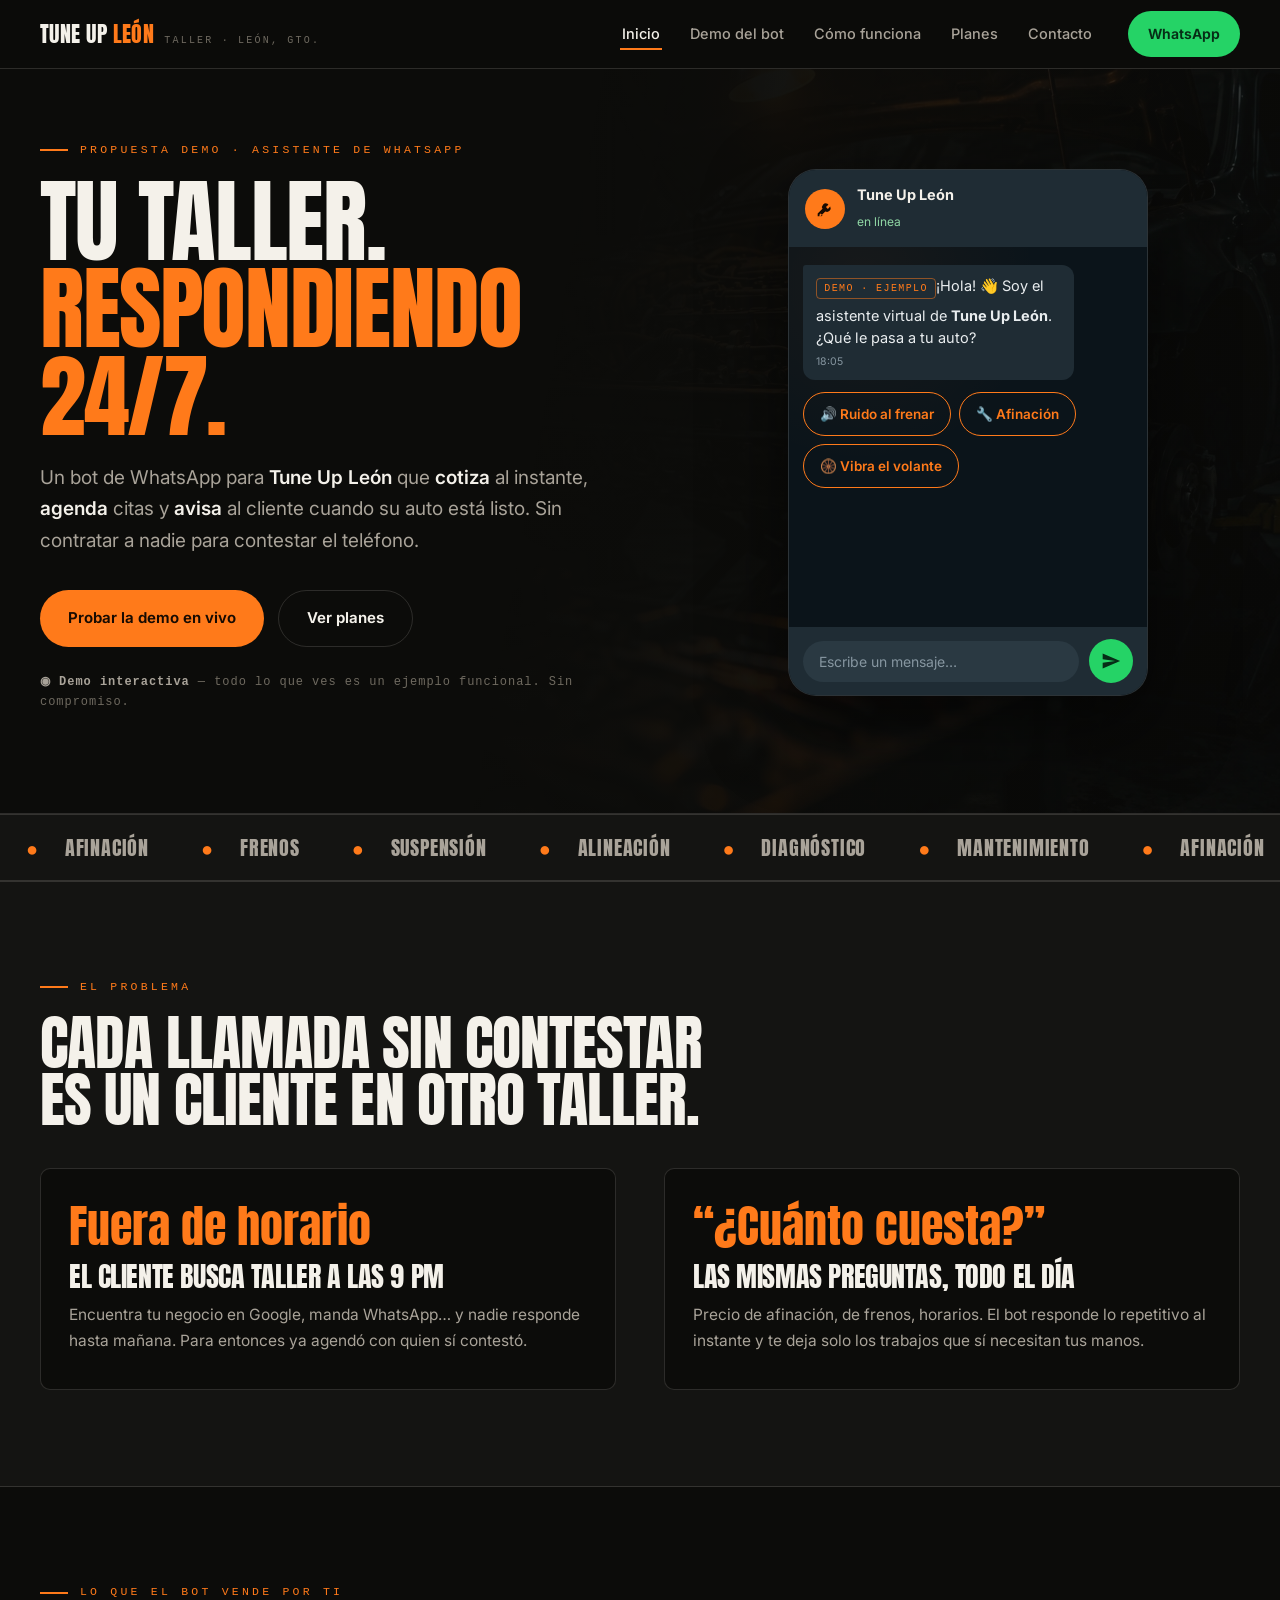
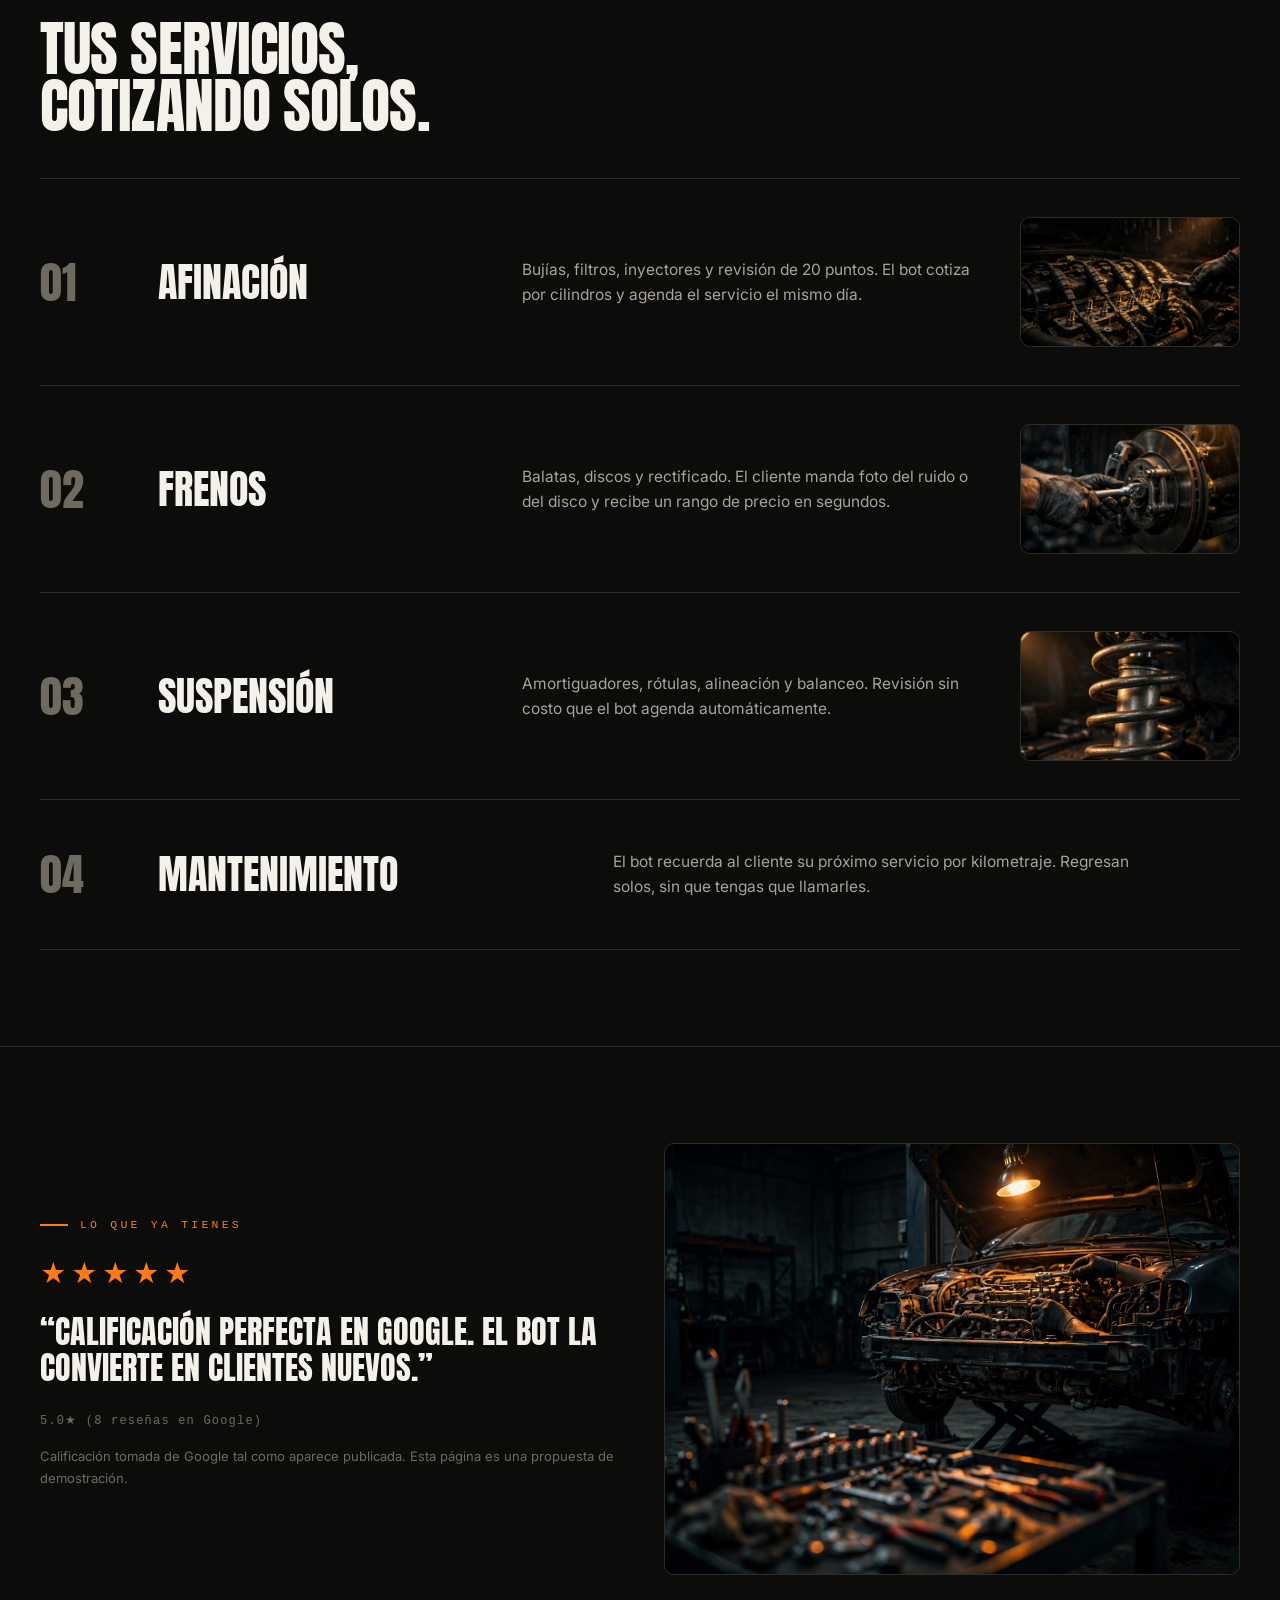
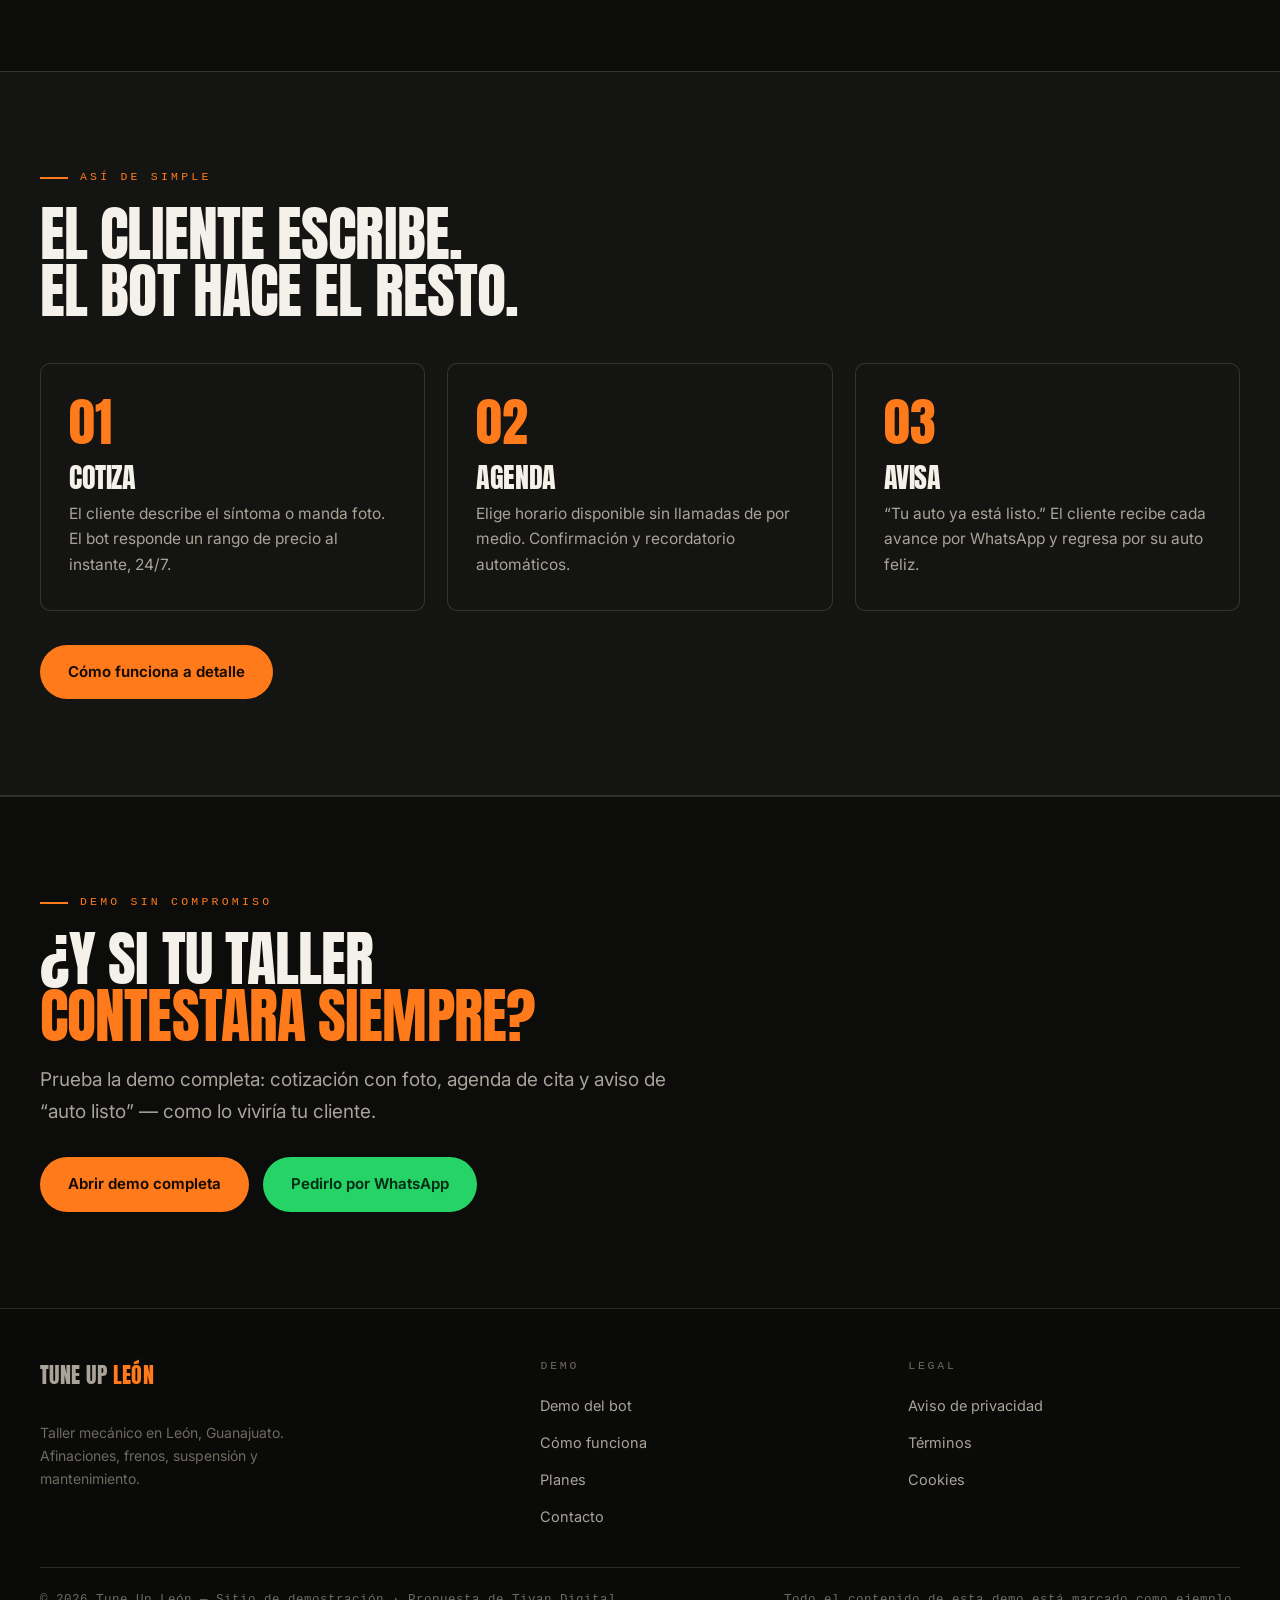
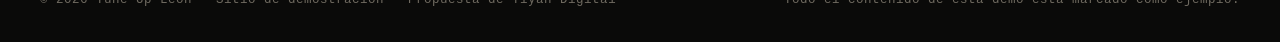
<file: index.html>
<!DOCTYPE html>
<html lang="es-MX">
<head>
<meta charset="UTF-8">
<meta name="viewport" content="width=device-width, initial-scale=1.0">
<title>Tune Up León — Bot de WhatsApp que cotiza, agenda y avisa | Demo</title>
<meta name="description" content="Demo interactiva: un asistente de WhatsApp para Tune Up León, taller mecánico en León, Gto. Cotiza, agenda citas y avisa cuando el auto está listo — 24/7.">
<meta property="og:title" content="Tune Up León — Bot de WhatsApp para tu taller">
<meta property="og:description" content="Pruébalo: cotiza, agenda y recibe el aviso de “auto listo” como lo haría tu cliente.">
<meta property="og:type" content="website">
<link rel="icon" href="data:image/svg+xml,<svg xmlns='http://www.w3.org/2000/svg' viewBox='0 0 32 32'><rect width='32' height='32' rx='7' fill='%23ff7a1a'/><text x='16' y='23' font-family='Arial Black' font-size='18' text-anchor='middle' fill='%23170b02'>T</text></svg>">
<link rel="preconnect" href="https://fonts.googleapis.com">
<link rel="preconnect" href="https://fonts.gstatic.com" crossorigin>
<link href="https://fonts.googleapis.com/css2?family=Anton&family=Inter:wght@400;500;600;700&display=swap" rel="stylesheet">
<link rel="stylesheet" href="css/style.css">
<script type="application/ld+json">
{"@context":"https://schema.org","@type":"AutoRepair","name":"Tune Up León",
"telephone":"+52 477 730 5690",
"address":{"@type":"PostalAddress","streetAddress":"Calz. de los Héroes 120 A, La Martinica","addressLocality":"León","addressRegion":"Guanajuato","addressCountry":"MX"},
"aggregateRating":{"@type":"AggregateRating","ratingValue":"5.0","reviewCount":"8"}}
</script>
</head>
<body>
<a class="skip" href="#main">Saltar al contenido</a>
<header class="site">
  <div class="wrap nav">
    <a class="brand" href="index.html" aria-label="Tune Up León — inicio">
      <span class="brand-mark">Tune Up <em>León</em></span>
      <span class="brand-sub">TALLER · LEÓN, GTO.</span>
    </a>
    <nav aria-label="Principal">
      <ul class="nav-links" id="navLinks">
        <li><a href="index.html" aria-current="page">Inicio</a></li>
        <li><a href="bot.html">Demo del bot</a></li>
        <li><a href="como-funciona.html">Cómo funciona</a></li>
        <li><a href="planes.html">Planes</a></li>
        <li><a href="contacto.html">Contacto</a></li>
      </ul>
    </nav>
    <a class="btn btn-wa btn-sm" data-wa="Hola, vi la demo del bot para mi taller y quiero más información." href="#" target="_blank" rel="noopener">WhatsApp</a>
    <button class="burger" aria-label="Abrir menú" aria-expanded="false" aria-controls="navLinks">☰</button>
  </div>
</header>

<main id="main">
  <!-- HÉROE -->
  <section class="hero">
    <div class="wrap hero-grid">
      <div>
        <p class="eyebrow rv">Propuesta demo · Asistente de WhatsApp</p>
        <h1 class="rv">Tu taller.<br><span class="hl">Respondiendo 24/7.</span></h1>
        <p class="lede rv" style="margin-top:22px">Un bot de WhatsApp para <strong data-brand></strong> que <strong>cotiza</strong> al instante, <strong>agenda</strong> citas y <strong>avisa</strong> al cliente cuando su auto está listo. Sin contratar a nadie para contestar el teléfono.</p>
        <div class="hero-cta rv">
          <a class="btn" href="bot.html">Probar la demo en vivo</a>
          <a class="btn btn-ghost" href="planes.html">Ver planes</a>
        </div>
        <p class="hero-note rv"><b>◉ Demo interactiva</b> — todo lo que ves es un ejemplo funcional. Sin compromiso.</p>
      </div>
      <div class="rv">
        <div class="phone" id="chat-compact" role="region" aria-label="Demostración del bot de WhatsApp">
          <div class="phone-head">
            <span class="avatar" aria-hidden="true"><svg viewBox="0 0 24 24" fill="currentColor"><path d="M14.7 6.3a4 4 0 0 0-5.4 5.4L4 17v3h3l5.3-5.3a4 4 0 0 0 5.4-5.4l-2.6 2.6-2.1-2.1 2.7-2.5zM6 18l1.2-1.2 2.1 2.1L8 20H6v-2z"/></svg></span>
            <div class="who"><strong data-brand></strong><small>en línea</small></div>
          </div>
          <div class="chat" aria-live="polite"></div>
          <form class="chat-foot" onsubmit="return false">
            <input type="text" placeholder="Escribe un mensaje…" aria-label="Escribe un mensaje" disabled>
            <button class="send" type="submit" aria-label="Enviar"><svg viewBox="0 0 24 24"><path d="M2 21l21-9L2 3v7l15 2-15 2v7z"/></svg></button>
          </form>
        </div>
      </div>
    </div>
  </section>

  <!-- MARQUEE -->
  <div class="marquee" aria-hidden="true">
    <div class="marquee-track">
      <span><i>●</i>Afinación</span><span><i>●</i>Frenos</span><span><i>●</i>Suspensión</span><span><i>●</i>Alineación</span><span><i>●</i>Diagnóstico</span><span><i>●</i>Mantenimiento</span>
      <span><i>●</i>Afinación</span><span><i>●</i>Frenos</span><span><i>●</i>Suspensión</span><span><i>●</i>Alineación</span><span><i>●</i>Diagnóstico</span><span><i>●</i>Mantenimiento</span>
    </div>
  </div>

  <!-- EL PROBLEMA -->
  <section class="problema">
    <div class="wrap">
      <p class="eyebrow rv">El problema</p>
      <h2 class="rv">Cada llamada sin contestar<br>es un cliente en otro taller.</h2>
      <div class="prob-grid">
        <div class="prob-card rv">
          <p class="big">Fuera de horario</p>
          <h3>El cliente busca taller a las 9 PM</h3>
          <p>Encuentra tu negocio en Google, manda WhatsApp… y nadie responde hasta mañana. Para entonces ya agendó con quien sí contestó.</p>
        </div>
        <div class="prob-card rv">
          <p class="big">“¿Cuánto cuesta?”</p>
          <h3>Las mismas preguntas, todo el día</h3>
          <p>Precio de afinación, de frenos, horarios. El bot responde lo repetitivo al instante y te deja solo los trabajos que sí necesitan tus manos.</p>
        </div>
      </div>
    </div>
  </section>

  <!-- SERVICIOS -->
  <section>
    <div class="wrap">
      <p class="eyebrow rv">Lo que el bot vende por ti</p>
      <h2 class="rv">Tus servicios,<br>cotizando solos.</h2>
      <div class="svc" style="margin-top:44px">
        <a class="svc-row rv" href="bot.html">
          <span class="svc-num">01</span>
          <span class="svc-name">Afinación</span>
          <p class="svc-desc">Bujías, filtros, inyectores y revisión de 20 puntos. El bot cotiza por cilindros y agenda el servicio el mismo día.</p>
          <img class="svc-img" src="assets/servicio-motor.jpg" alt="Afinación de motor" loading="lazy">
        </a>
        <a class="svc-row rv" href="bot.html">
          <span class="svc-num">02</span>
          <span class="svc-name">Frenos</span>
          <p class="svc-desc">Balatas, discos y rectificado. El cliente manda foto del ruido o del disco y recibe un rango de precio en segundos.</p>
          <img class="svc-img" src="assets/servicio-frenos.jpg" alt="Servicio de frenos" loading="lazy">
        </a>
        <a class="svc-row rv" href="bot.html">
          <span class="svc-num">03</span>
          <span class="svc-name">Suspensión</span>
          <p class="svc-desc">Amortiguadores, rótulas, alineación y balanceo. Revisión sin costo que el bot agenda automáticamente.</p>
          <img class="svc-img" src="assets/servicio-suspension.jpg" alt="Suspensión y amortiguadores" loading="lazy">
        </a>
        <div class="svc-row rv" style="cursor:default">
          <span class="svc-num">04</span>
          <span class="svc-name">Mantenimiento</span>
          <p class="svc-desc">El bot recuerda al cliente su próximo servicio por kilometraje. Regresan solos, sin que tengas que llamarles.</p>
        </div>
      </div>
    </div>
  </section>

  <!-- PRUEBA HONESTA -->
  <section style="border-top:1px solid var(--line)">
    <div class="wrap proof">
      <div class="rv">
        <p class="eyebrow">Lo que ya tienes</p>
        <div class="stars" aria-label="5 de 5 estrellas">★★★★★</div>
        <blockquote>“Calificación perfecta en Google. El bot la convierte en clientes nuevos.”</blockquote>
        <cite data-rating></cite>
        <p style="color:var(--faint);font-size:13px;margin-top:14px">Calificación tomada de Google tal como aparece publicada. Esta página es una propuesta de demostración.</p>
      </div>
      <div class="proof-img rv">
        <img src="assets/hero-taller.jpg" alt="Bahía de trabajo de un taller mecánico" loading="lazy">
      </div>
    </div>
  </section>

  <!-- CÓMO FUNCIONA (resumen) -->
  <section class="problema">
    <div class="wrap">
      <p class="eyebrow rv">Así de simple</p>
      <h2 class="rv">El cliente escribe.<br>El bot hace el resto.</h2>
      <div class="steps">
        <div class="step rv"><h3>Cotiza</h3><p>El cliente describe el síntoma o manda foto. El bot responde un rango de precio al instante, 24/7.</p></div>
        <div class="step rv"><h3>Agenda</h3><p>Elige horario disponible sin llamadas de por medio. Confirmación y recordatorio automáticos.</p></div>
        <div class="step rv"><h3>Avisa</h3><p>“Tu auto ya está listo.” El cliente recibe cada avance por WhatsApp y regresa por su auto feliz.</p></div>
      </div>
      <div class="hero-cta rv">
        <a class="btn" href="como-funciona.html">Cómo funciona a detalle</a>
      </div>
    </div>
  </section>

  <!-- CTA FINAL -->
  <section class="final">
    <div class="wrap">
      <p class="eyebrow rv">Demo sin compromiso</p>
      <h2 class="rv">¿Y si tu taller<br><span class="hl">contestara siempre?</span></h2>
      <p class="lede rv" style="margin-top:20px">Prueba la demo completa: cotización con foto, agenda de cita y aviso de “auto listo” — como lo viviría tu cliente.</p>
      <div class="hero-cta rv">
        <a class="btn" href="bot.html">Abrir demo completa</a>
        <a class="btn btn-wa" data-wa="Hola, vi la demo del bot para mi taller y quiero una cotización del sistema." href="#" target="_blank" rel="noopener">Pedirlo por WhatsApp</a>
      </div>
    </div>
  </section>
</main>

<footer>
  <div class="wrap">
    <div class="foot-grid">
      <div>
        <a class="brand" href="index.html" style="margin-bottom:14px;display:inline-flex">
          <span class="brand-mark">Tune Up <em>León</em></span>
        </a>
        <p style="color:var(--faint);font-size:14px;max-width:34ch">Taller mecánico en León, Guanajuato. Afinaciones, frenos, suspensión y mantenimiento.</p>
      </div>
      <div>
        <h4>Demo</h4>
        <ul>
          <li><a href="bot.html">Demo del bot</a></li>
          <li><a href="como-funciona.html">Cómo funciona</a></li>
          <li><a href="planes.html">Planes</a></li>
          <li><a href="contacto.html">Contacto</a></li>
        </ul>
      </div>
      <div>
        <h4>Legal</h4>
        <ul>
          <li><a href="privacidad.html">Aviso de privacidad</a></li>
          <li><a href="terminos.html">Términos</a></li>
          <li><a href="cookies.html">Cookies</a></li>
        </ul>
      </div>
    </div>
    <div class="foot-note">
      <span>© <span id="year"></span> <span data-brand></span> — Sitio de demostración · Propuesta de Tiyan Digital</span>
      <span>Todo el contenido de esta demo está marcado como ejemplo.</span>
    </div>
  </div>
</footer>
<script src="js/site.js"></script>
</body>
</html>
</file>
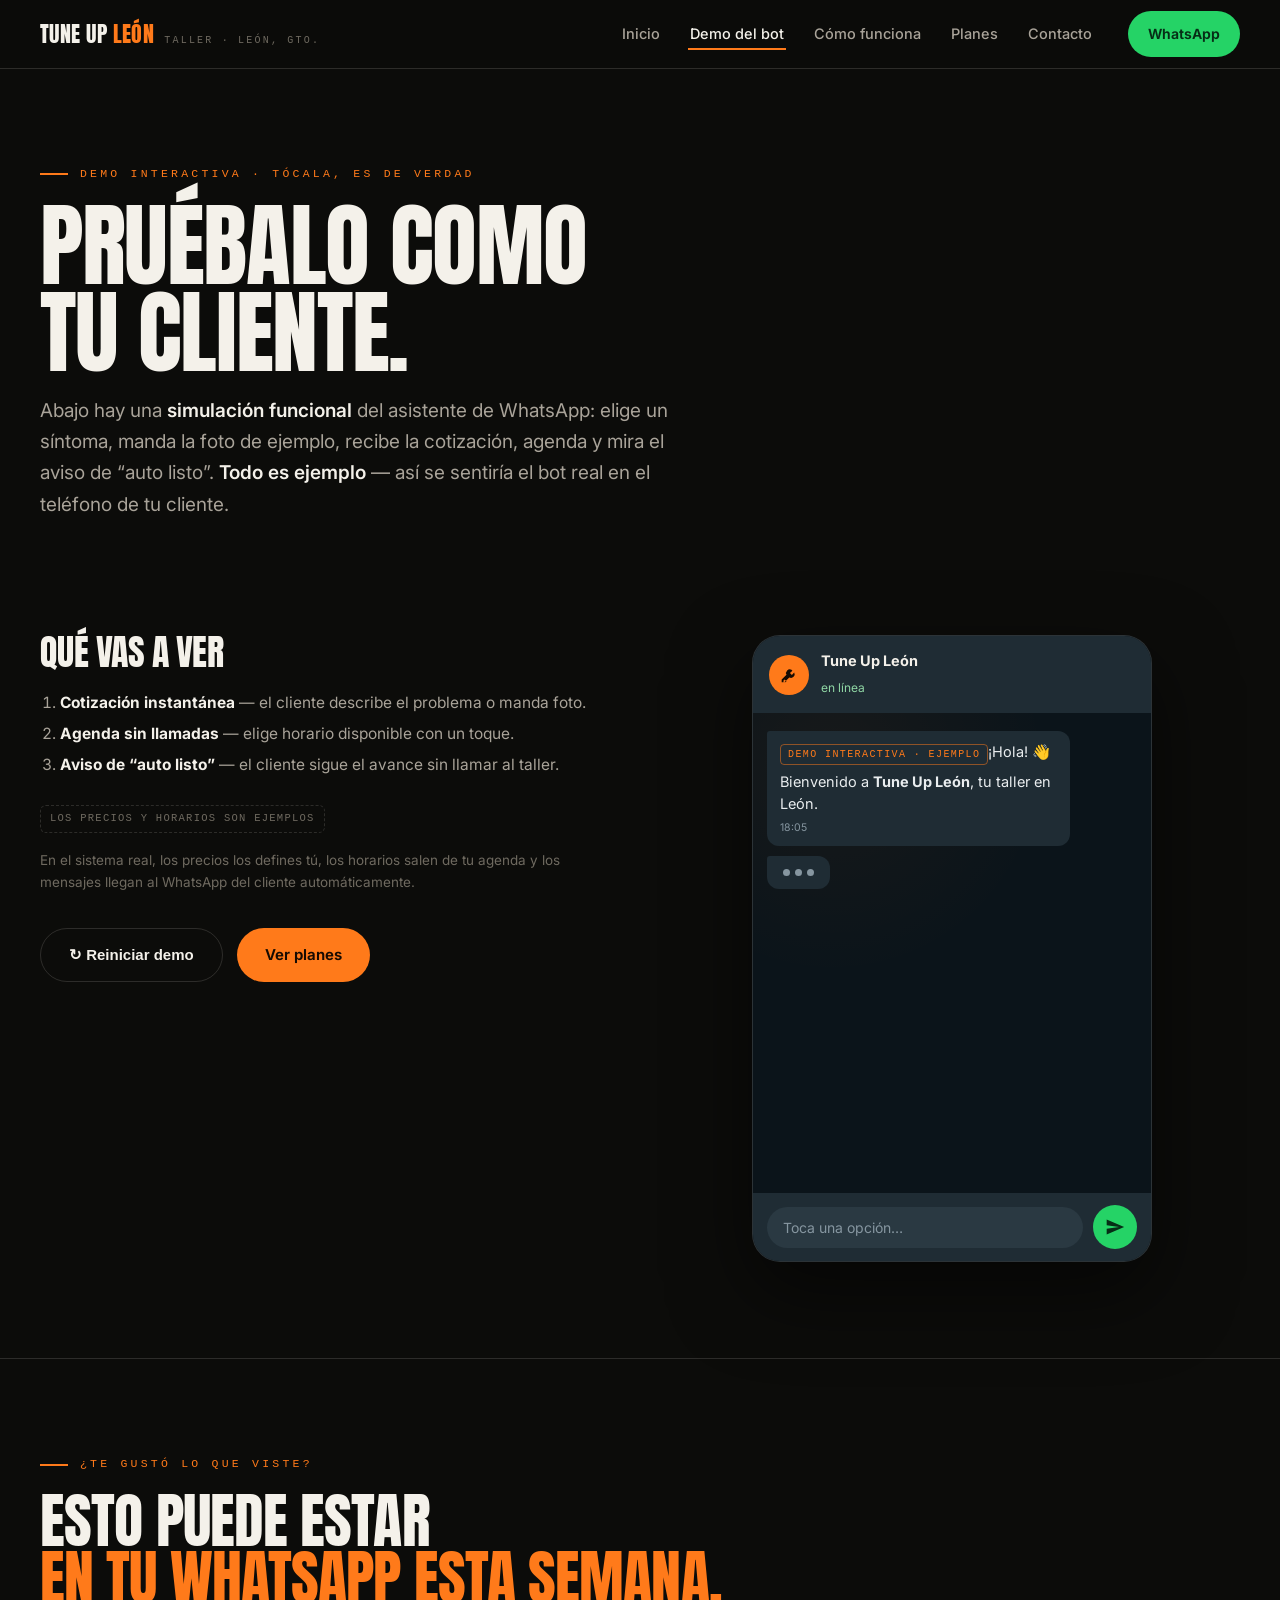
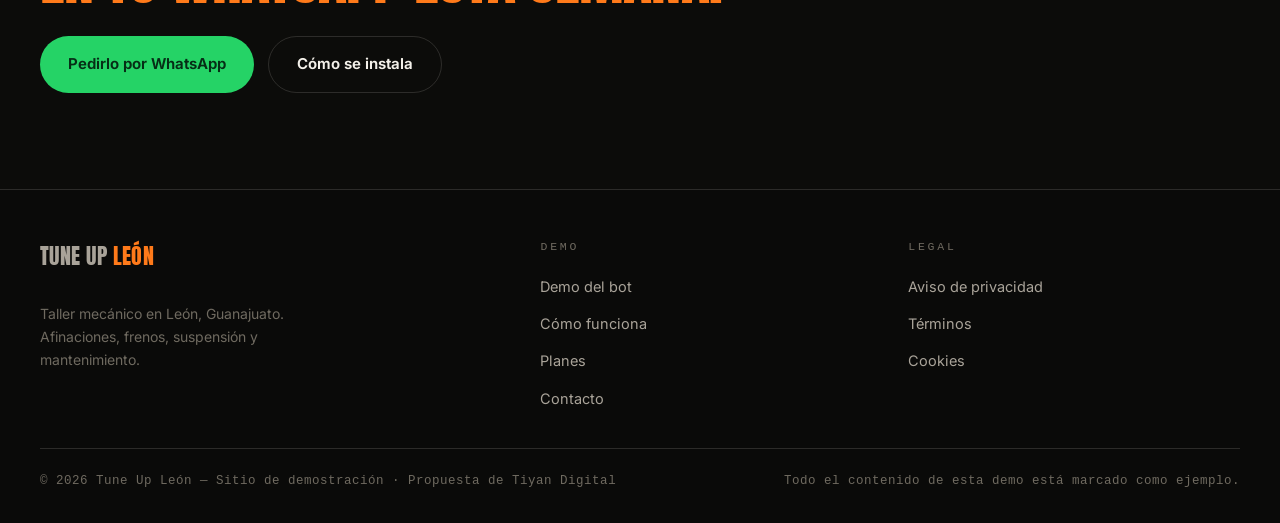
<file: bot.html>
<!DOCTYPE html>
<html lang="es-MX">
<head>
<meta charset="UTF-8">
<meta name="viewport" content="width=device-width, initial-scale=1.0">
<title>Demo en vivo del bot — Tune Up León</title>
<meta name="description" content="Prueba la demo interactiva del asistente de WhatsApp para Tune Up León: cotización con foto, agenda de cita y aviso de auto listo.">
<meta property="og:title" content="Demo en vivo — Bot de WhatsApp para Tune Up León">
<link rel="icon" href="data:image/svg+xml,<svg xmlns='http://www.w3.org/2000/svg' viewBox='0 0 32 32'><rect width='32' height='32' rx='7' fill='%23ff7a1a'/><text x='16' y='23' font-family='Arial Black' font-size='18' text-anchor='middle' fill='%23170b02'>T</text></svg>">
<link rel="preconnect" href="https://fonts.googleapis.com">
<link rel="preconnect" href="https://fonts.gstatic.com" crossorigin>
<link href="https://fonts.googleapis.com/css2?family=Anton&family=Inter:wght@400;500;600;700&display=swap" rel="stylesheet">
<link rel="stylesheet" href="css/style.css">
</head>
<body>
<a class="skip" href="#main">Saltar al contenido</a>
<header class="site">
  <div class="wrap nav">
    <a class="brand" href="index.html" aria-label="Tune Up León — inicio">
      <span class="brand-mark">Tune Up <em>León</em></span>
      <span class="brand-sub">TALLER · LEÓN, GTO.</span>
    </a>
    <nav aria-label="Principal">
      <ul class="nav-links" id="navLinks">
        <li><a href="index.html">Inicio</a></li>
        <li><a href="bot.html" aria-current="page">Demo del bot</a></li>
        <li><a href="como-funciona.html">Cómo funciona</a></li>
        <li><a href="planes.html">Planes</a></li>
        <li><a href="contacto.html">Contacto</a></li>
      </ul>
    </nav>
    <a class="btn btn-wa btn-sm" data-wa="Hola, vi la demo del bot para mi taller y quiero más información." href="#" target="_blank" rel="noopener">WhatsApp</a>
    <button class="burger" aria-label="Abrir menú" aria-expanded="false" aria-controls="navLinks">☰</button>
  </div>
</header>

<main id="main">
  <section style="padding-bottom:0">
    <div class="wrap">
      <p class="eyebrow rv">Demo interactiva · Tócala, es de verdad</p>
      <h1 class="rv">Pruébalo como<br>tu cliente.</h1>
      <p class="lede rv" style="margin-top:18px">Abajo hay una <strong>simulación funcional</strong> del asistente de WhatsApp: elige un síntoma, manda la foto de ejemplo, recibe la cotización, agenda y mira el aviso de “auto listo”. <strong>Todo es ejemplo</strong> — así se sentiría el bot real en el teléfono de tu cliente.</p>
    </div>
  </section>

  <section>
    <div class="wrap bot-layout">
      <div class="rv">
        <h2 style="font-size:clamp(24px,3vw,36px);margin-bottom:18px">Qué vas a ver</h2>
        <ol style="color:var(--muted);font-size:15.5px;line-height:2; padding-left:20px;margin:0">
          <li><strong style="color:var(--ink)">Cotización instantánea</strong> — el cliente describe el problema o manda foto.</li>
          <li><strong style="color:var(--ink)">Agenda sin llamadas</strong> — elige horario disponible con un toque.</li>
          <li><strong style="color:var(--ink)">Aviso de “auto listo”</strong> — el cliente sigue el avance sin llamar al taller.</li>
        </ol>
        <p style="margin-top:22px"><span class="ejemplo">Los precios y horarios son ejemplos</span></p>
        <p style="color:var(--faint);font-size:13.5px">En el sistema real, los precios los defines tú, los horarios salen de tu agenda y los mensajes llegan al WhatsApp del cliente automáticamente.</p>
        <div class="hero-cta">
          <button class="btn btn-ghost" id="reiniciar" type="button">↻ Reiniciar demo</button>
          <a class="btn" href="planes.html">Ver planes</a>
        </div>
      </div>
      <div class="rv">
        <div class="phone" id="chat-full" role="region" aria-label="Demostración completa del bot de WhatsApp" style="width:min(400px,100%)">
          <div class="phone-head">
            <span class="avatar" aria-hidden="true"><svg viewBox="0 0 24 24" fill="currentColor"><path d="M14.7 6.3a4 4 0 0 0-5.4 5.4L4 17v3h3l5.3-5.3a4 4 0 0 0 5.4-5.4l-2.6 2.6-2.1-2.1 2.7-2.5zM6 18l1.2-1.2 2.1 2.1L8 20H6v-2z"/></svg></span>
            <div class="who"><strong data-brand></strong><small>en línea</small></div>
          </div>
          <div class="chat" style="min-height:480px;max-height:560px" aria-live="polite"></div>
          <form class="chat-foot" onsubmit="return false">
            <input type="text" placeholder="Toca una opción…" aria-label="Escribe un mensaje" disabled>
            <button class="send" type="submit" aria-label="Enviar"><svg viewBox="0 0 24 24"><path d="M2 21l21-9L2 3v7l15 2-15 2v7z"/></svg></button>
          </form>
        </div>
      </div>
    </div>
  </section>

  <section class="final">
    <div class="wrap">
      <p class="eyebrow rv">¿Te gustó lo que viste?</p>
      <h2 class="rv">Esto puede estar<br><span class="hl">en tu WhatsApp esta semana.</span></h2>
      <div class="hero-cta rv">
        <a class="btn btn-wa" data-wa="Hola, probé la demo del bot y quiero cotizarlo para mi taller." href="#" target="_blank" rel="noopener">Pedirlo por WhatsApp</a>
        <a class="btn btn-ghost" href="como-funciona.html">Cómo se instala</a>
      </div>
    </div>
  </section>
</main>

<footer>
  <div class="wrap">
    <div class="foot-grid">
      <div>
        <a class="brand" href="index.html" style="margin-bottom:14px;display:inline-flex">
          <span class="brand-mark">Tune Up <em>León</em></span>
        </a>
        <p style="color:var(--faint);font-size:14px;max-width:34ch">Taller mecánico en León, Guanajuato. Afinaciones, frenos, suspensión y mantenimiento.</p>
      </div>
      <div>
        <h4>Demo</h4>
        <ul>
          <li><a href="bot.html">Demo del bot</a></li>
          <li><a href="como-funciona.html">Cómo funciona</a></li>
          <li><a href="planes.html">Planes</a></li>
          <li><a href="contacto.html">Contacto</a></li>
        </ul>
      </div>
      <div>
        <h4>Legal</h4>
        <ul>
          <li><a href="privacidad.html">Aviso de privacidad</a></li>
          <li><a href="terminos.html">Términos</a></li>
          <li><a href="cookies.html">Cookies</a></li>
        </ul>
      </div>
    </div>
    <div class="foot-note">
      <span>© <span id="year"></span> <span data-brand></span> — Sitio de demostración · Propuesta de Tiyan Digital</span>
      <span>Todo el contenido de esta demo está marcado como ejemplo.</span>
    </div>
  </div>
</footer>
<script src="js/site.js"></script>
</body>
</html>
</file>
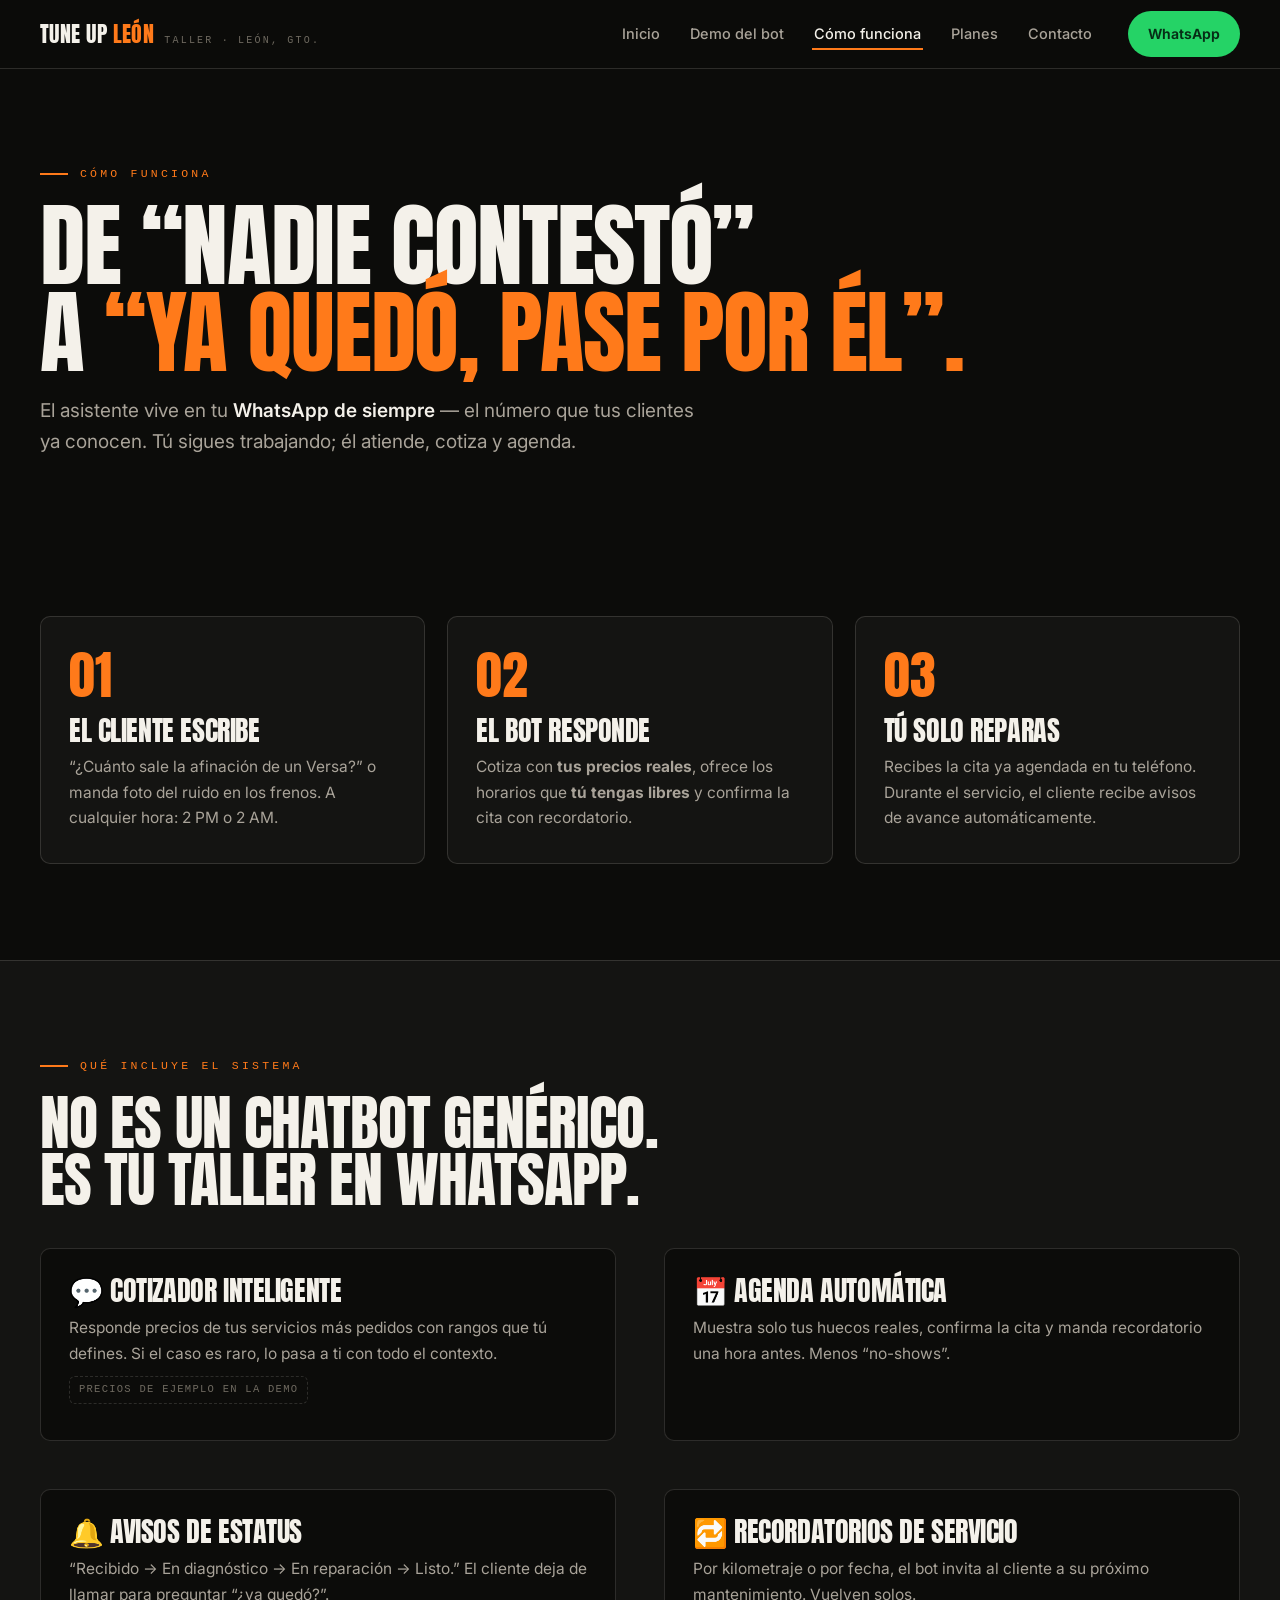
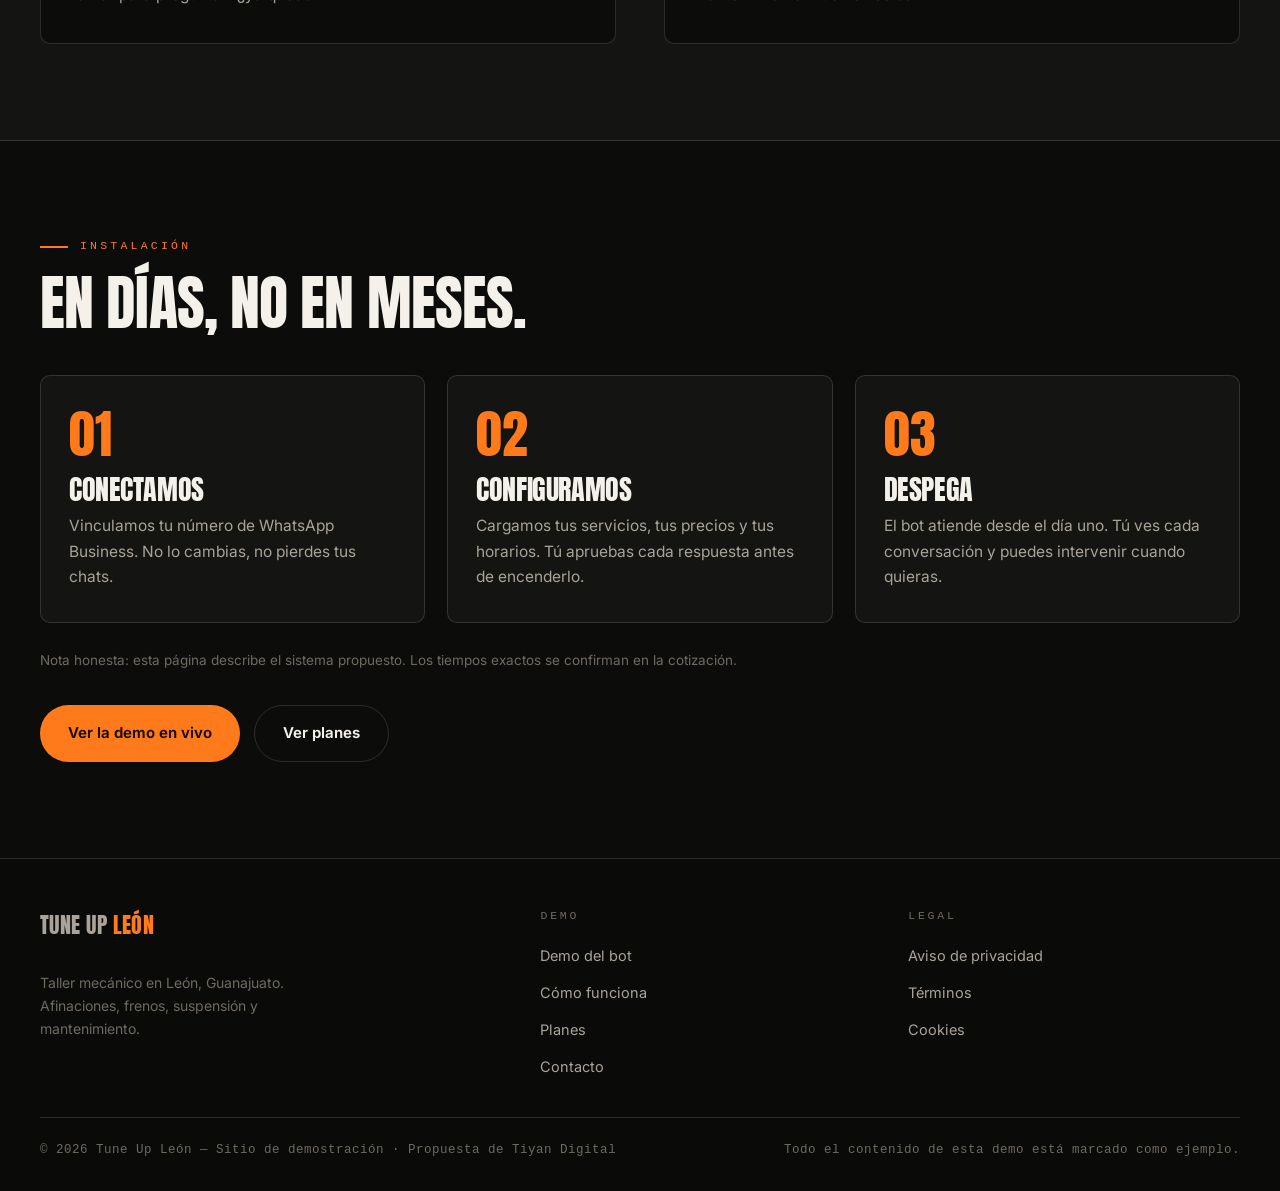
<file: como-funciona.html>
<!DOCTYPE html>
<html lang="es-MX">
<head>
<meta charset="UTF-8">
<meta name="viewport" content="width=device-width, initial-scale=1.0">
<title>Cómo funciona — Bot de WhatsApp para Tune Up León</title>
<meta name="description" content="Cómo funciona el asistente de WhatsApp para talleres: cotiza, agenda y avisa a tus clientes automáticamente. Instalación en días, sin cambiar tu número.">
<meta property="og:title" content="Cómo funciona — Bot de WhatsApp para tu taller">
<link rel="icon" href="data:image/svg+xml,<svg xmlns='http://www.w3.org/2000/svg' viewBox='0 0 32 32'><rect width='32' height='32' rx='7' fill='%23ff7a1a'/><text x='16' y='23' font-family='Arial Black' font-size='18' text-anchor='middle' fill='%23170b02'>T</text></svg>">
<link rel="preconnect" href="https://fonts.googleapis.com">
<link rel="preconnect" href="https://fonts.gstatic.com" crossorigin>
<link href="https://fonts.googleapis.com/css2?family=Anton&family=Inter:wght@400;500;600;700&display=swap" rel="stylesheet">
<link rel="stylesheet" href="css/style.css">
</head>
<body>
<a class="skip" href="#main">Saltar al contenido</a>
<header class="site">
  <div class="wrap nav">
    <a class="brand" href="index.html" aria-label="Tune Up León — inicio">
      <span class="brand-mark">Tune Up <em>León</em></span>
      <span class="brand-sub">TALLER · LEÓN, GTO.</span>
    </a>
    <nav aria-label="Principal">
      <ul class="nav-links" id="navLinks">
        <li><a href="index.html">Inicio</a></li>
        <li><a href="bot.html">Demo del bot</a></li>
        <li><a href="como-funciona.html" aria-current="page">Cómo funciona</a></li>
        <li><a href="planes.html">Planes</a></li>
        <li><a href="contacto.html">Contacto</a></li>
      </ul>
    </nav>
    <a class="btn btn-wa btn-sm" data-wa="Hola, vi la demo del bot para mi taller y quiero más información." href="#" target="_blank" rel="noopener">WhatsApp</a>
    <button class="burger" aria-label="Abrir menú" aria-expanded="false" aria-controls="navLinks">☰</button>
  </div>
</header>

<main id="main">
  <section style="padding-bottom:0">
    <div class="wrap">
      <p class="eyebrow rv">Cómo funciona</p>
      <h1 class="rv">De “nadie contestó”<br>a <span style="color:var(--accent)">“ya quedó, pase por él”.</span></h1>
      <p class="lede rv" style="margin-top:18px">El asistente vive en tu <strong>WhatsApp de siempre</strong> — el número que tus clientes ya conocen. Tú sigues trabajando; él atiende, cotiza y agenda.</p>
    </div>
  </section>

  <section>
    <div class="wrap">
      <div class="steps">
        <div class="step rv">
          <h3>El cliente escribe</h3>
          <p>“¿Cuánto sale la afinación de un Versa?” o manda foto del ruido en los frenos. A cualquier hora: 2 PM o 2 AM.</p>
        </div>
        <div class="step rv">
          <h3>El bot responde</h3>
          <p>Cotiza con <strong>tus precios reales</strong>, ofrece los horarios que <strong>tú tengas libres</strong> y confirma la cita con recordatorio.</p>
        </div>
        <div class="step rv">
          <h3>Tú solo reparas</h3>
          <p>Recibes la cita ya agendada en tu teléfono. Durante el servicio, el cliente recibe avisos de avance automáticamente.</p>
        </div>
      </div>
    </div>
  </section>

  <section class="problema">
    <div class="wrap">
      <p class="eyebrow rv">Qué incluye el sistema</p>
      <h2 class="rv">No es un chatbot genérico.<br>Es tu taller en WhatsApp.</h2>
      <div class="prob-grid">
        <div class="prob-card rv">
          <h3>💬 Cotizador inteligente</h3>
          <p>Responde precios de tus servicios más pedidos con rangos que tú defines. Si el caso es raro, lo pasa a ti con todo el contexto.</p>
          <p><span class="ejemplo">Precios de ejemplo en la demo</span></p>
        </div>
        <div class="prob-card rv">
          <h3>📅 Agenda automática</h3>
          <p>Muestra solo tus huecos reales, confirma la cita y manda recordatorio una hora antes. Menos “no-shows”.</p>
        </div>
        <div class="prob-card rv">
          <h3>🔔 Avisos de estatus</h3>
          <p>“Recibido → En diagnóstico → En reparación → Listo.” El cliente deja de llamar para preguntar “¿ya quedó?”.</p>
        </div>
        <div class="prob-card rv">
          <h3>🔁 Recordatorios de servicio</h3>
          <p>Por kilometraje o por fecha, el bot invita al cliente a su próximo mantenimiento. Vuelven solos.</p>
        </div>
      </div>
    </div>
  </section>

  <section>
    <div class="wrap">
      <p class="eyebrow rv">Instalación</p>
      <h2 class="rv">En días, no en meses.</h2>
      <div class="steps" style="grid-template-columns:repeat(3,1fr)">
        <div class="step rv"><h3>Conectamos</h3><p>Vinculamos tu número de WhatsApp Business. No lo cambias, no pierdes tus chats.</p></div>
        <div class="step rv"><h3>Configuramos</h3><p>Cargamos tus servicios, tus precios y tus horarios. Tú apruebas cada respuesta antes de encenderlo.</p></div>
        <div class="step rv"><h3>Despega</h3><p>El bot atiende desde el día uno. Tú ves cada conversación y puedes intervenir cuando quieras.</p></div>
      </div>
      <p style="color:var(--faint);font-size:13.5px;margin-top:26px" class="rv">Nota honesta: esta página describe el sistema propuesto. Los tiempos exactos se confirman en la cotización.</p>
      <div class="hero-cta rv">
        <a class="btn" href="bot.html">Ver la demo en vivo</a>
        <a class="btn btn-ghost" href="planes.html">Ver planes</a>
      </div>
    </div>
  </section>
</main>

<footer>
  <div class="wrap">
    <div class="foot-grid">
      <div>
        <a class="brand" href="index.html" style="margin-bottom:14px;display:inline-flex">
          <span class="brand-mark">Tune Up <em>León</em></span>
        </a>
        <p style="color:var(--faint);font-size:14px;max-width:34ch">Taller mecánico en León, Guanajuato. Afinaciones, frenos, suspensión y mantenimiento.</p>
      </div>
      <div>
        <h4>Demo</h4>
        <ul>
          <li><a href="bot.html">Demo del bot</a></li>
          <li><a href="como-funciona.html">Cómo funciona</a></li>
          <li><a href="planes.html">Planes</a></li>
          <li><a href="contacto.html">Contacto</a></li>
        </ul>
      </div>
      <div>
        <h4>Legal</h4>
        <ul>
          <li><a href="privacidad.html">Aviso de privacidad</a></li>
          <li><a href="terminos.html">Términos</a></li>
          <li><a href="cookies.html">Cookies</a></li>
        </ul>
      </div>
    </div>
    <div class="foot-note">
      <span>© <span id="year"></span> <span data-brand></span> — Sitio de demostración · Propuesta de Tiyan Digital</span>
      <span>Todo el contenido de esta demo está marcado como ejemplo.</span>
    </div>
  </div>
</footer>
<script src="js/site.js"></script>
</body>
</html>
</file>
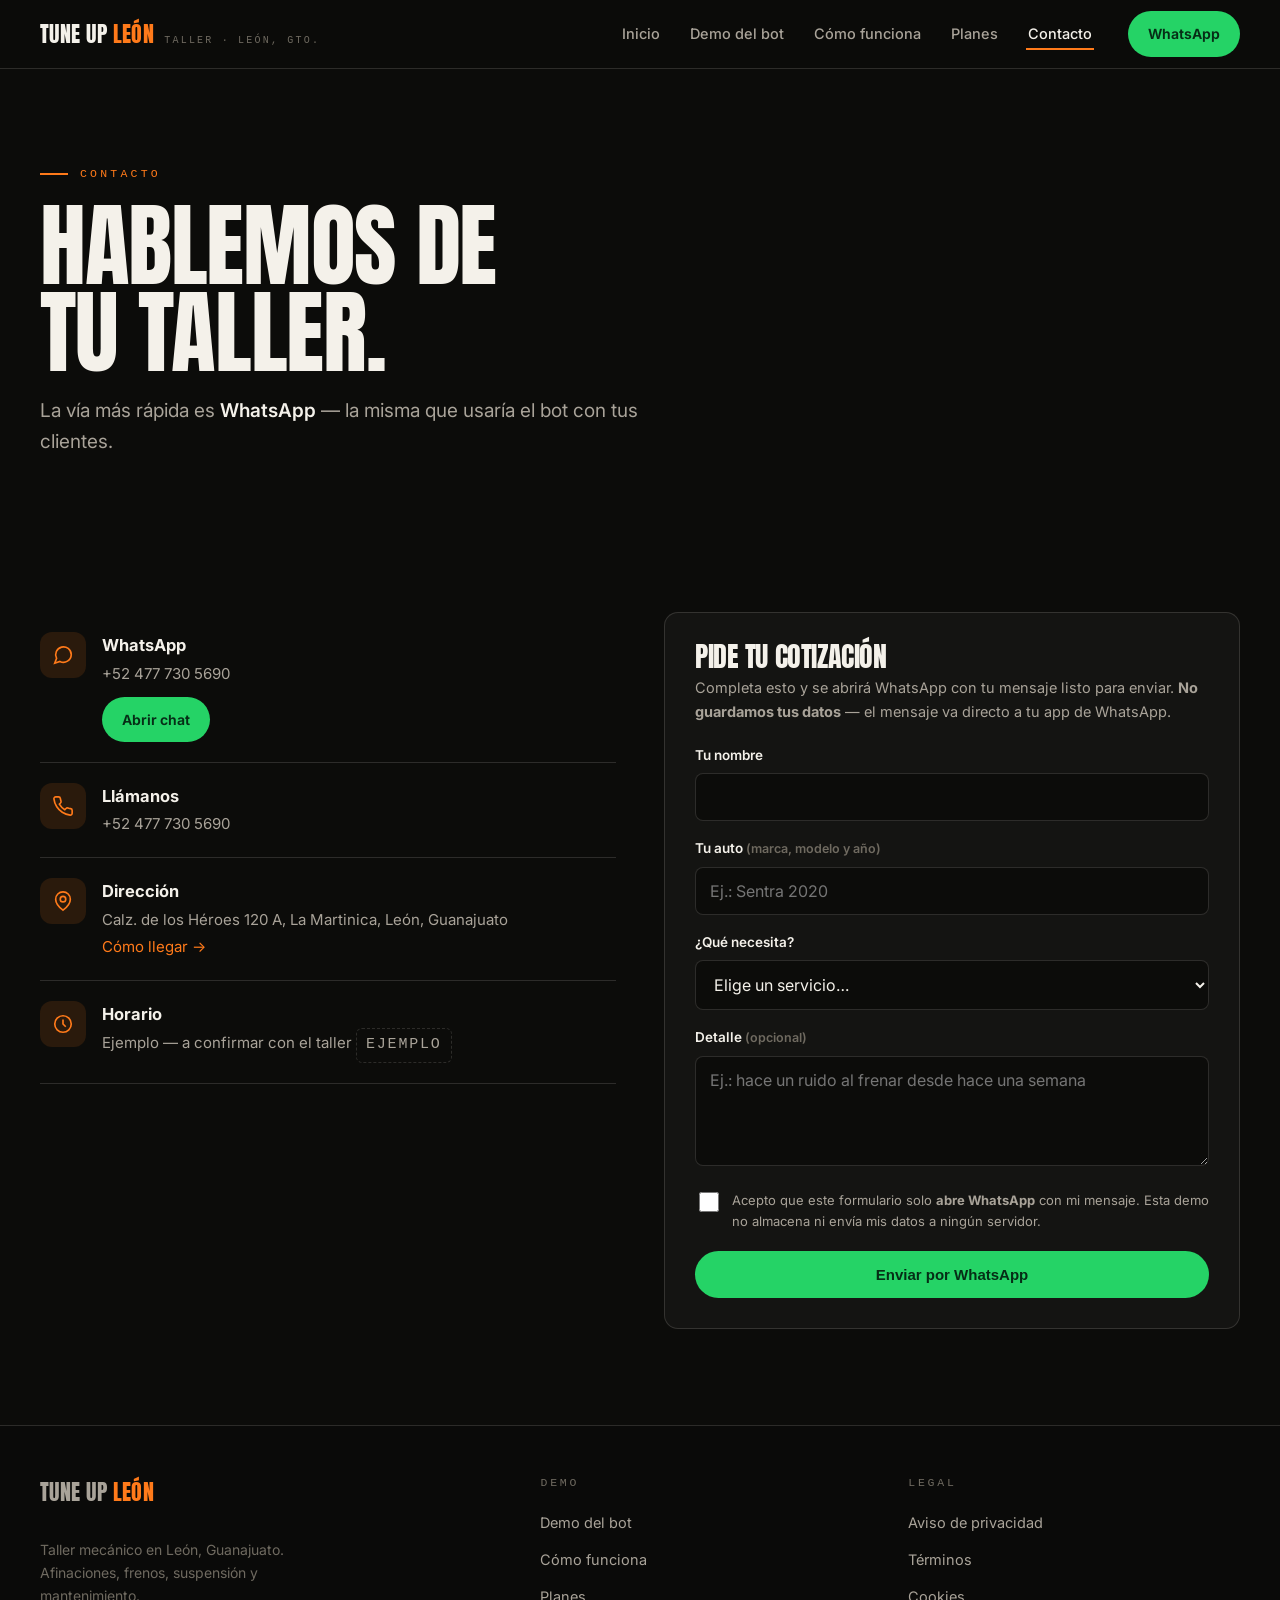
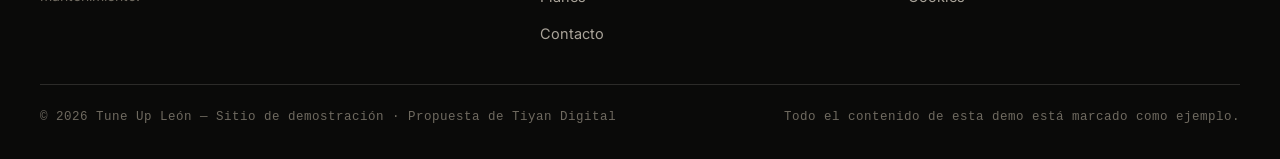
<file: contacto.html>
<!DOCTYPE html>
<html lang="es-MX">
<head>
<meta charset="UTF-8">
<meta name="viewport" content="width=device-width, initial-scale=1.0">
<title>Contacto — Tune Up León · León, Guanajuato</title>
<meta name="description" content="Contacto de Tune Up León, taller mecánico en León, Gto. Escríbenos por WhatsApp para cotizaciones y citas.">
<meta property="og:title" content="Contacto — Tune Up León">
<link rel="icon" href="data:image/svg+xml,<svg xmlns='http://www.w3.org/2000/svg' viewBox='0 0 32 32'><rect width='32' height='32' rx='7' fill='%23ff7a1a'/><text x='16' y='23' font-family='Arial Black' font-size='18' text-anchor='middle' fill='%23170b02'>T</text></svg>">
<link rel="preconnect" href="https://fonts.googleapis.com">
<link rel="preconnect" href="https://fonts.gstatic.com" crossorigin>
<link href="https://fonts.googleapis.com/css2?family=Anton&family=Inter:wght@400;500;600;700&display=swap" rel="stylesheet">
<link rel="stylesheet" href="css/style.css">
</head>
<body>
<a class="skip" href="#main">Saltar al contenido</a>
<header class="site">
  <div class="wrap nav">
    <a class="brand" href="index.html" aria-label="Tune Up León — inicio">
      <span class="brand-mark">Tune Up <em>León</em></span>
      <span class="brand-sub">TALLER · LEÓN, GTO.</span>
    </a>
    <nav aria-label="Principal">
      <ul class="nav-links" id="navLinks">
        <li><a href="index.html">Inicio</a></li>
        <li><a href="bot.html">Demo del bot</a></li>
        <li><a href="como-funciona.html">Cómo funciona</a></li>
        <li><a href="planes.html">Planes</a></li>
        <li><a href="contacto.html" aria-current="page">Contacto</a></li>
      </ul>
    </nav>
    <a class="btn btn-wa btn-sm" data-wa="Hola, vi la demo del bot para mi taller y quiero más información." href="#" target="_blank" rel="noopener">WhatsApp</a>
    <button class="burger" aria-label="Abrir menú" aria-expanded="false" aria-controls="navLinks">☰</button>
  </div>
</header>

<main id="main">
  <section style="padding-bottom:0">
    <div class="wrap">
      <p class="eyebrow rv">Contacto</p>
      <h1 class="rv">Hablemos de<br>tu taller.</h1>
      <p class="lede rv" style="margin-top:18px">La vía más rápida es <strong>WhatsApp</strong> — la misma que usaría el bot con tus clientes.</p>
    </div>
  </section>

  <section>
    <div class="wrap contact-grid">
      <div class="rv">
        <div class="c-item">
          <span class="ic" aria-hidden="true"><svg viewBox="0 0 24 24"><path d="M21 11.5a8.5 8.5 0 0 1-12.4 7.5L3 21l2-5.4A8.5 8.5 0 1 1 21 11.5z"/></svg></span>
          <div><strong>WhatsApp</strong><a class="t" data-tel href="#">+52 477 730 5690</a>
          <div><a class="btn btn-wa btn-sm" style="margin-top:10px" data-wa="Hola, necesito una cotización para mi auto." href="#" target="_blank" rel="noopener">Abrir chat</a></div></div>
        </div>
        <div class="c-item">
          <span class="ic" aria-hidden="true"><svg viewBox="0 0 24 24"><path d="M22 16.9v3a2 2 0 0 1-2.2 2 19.8 19.8 0 0 1-8.6-3.1 19.5 19.5 0 0 1-6-6A19.8 19.8 0 0 1 2.1 4.2 2 2 0 0 1 4.1 2h3a2 2 0 0 1 2 1.7c.1 1 .4 2 .7 2.9a2 2 0 0 1-.5 2.1L8 10a16 16 0 0 0 6 6l1.3-1.3a2 2 0 0 1 2.1-.5c.9.3 1.9.6 2.9.7a2 2 0 0 1 1.7 2z"/></svg></span>
          <div><strong>Llámanos</strong><a class="t" data-tel href="#">+52 477 730 5690</a></div>
        </div>
        <div class="c-item">
          <span class="ic" aria-hidden="true"><svg viewBox="0 0 24 24"><path d="M20 10c0 6-8 12-8 12S4 16 4 10a8 8 0 1 1 16 0z"/><circle cx="12" cy="10" r="3"/></svg></span>
          <div><strong>Dirección</strong><span>Calz. de los Héroes 120 A, La Martinica, León, Guanajuato</span>
          <div><a class="t" data-maps href="#" target="_blank" rel="noopener" style="color:var(--accent)">Cómo llegar →</a></div></div>
        </div>
        <div class="c-item">
          <span class="ic" aria-hidden="true"><svg viewBox="0 0 24 24"><circle cx="12" cy="12" r="9"/><path d="M12 7v5l3 3"/></svg></span>
          <div><strong>Horario</strong><span>Ejemplo — a confirmar con el taller <span class="ejemplo">ejemplo</span></span></div>
        </div>
      </div>

      <form class="mini rv" id="quoteForm" novalidate>
        <h3>Pide tu cotización</h3>
        <p>Completa esto y se abrirá WhatsApp con tu mensaje listo para enviar. <strong>No guardamos tus datos</strong> — el mensaje va directo a tu app de WhatsApp.</p>
        <div class="field">
          <label for="q-nombre">Tu nombre</label>
          <input id="q-nombre" name="nombre" type="text" autocomplete="name" required>
        </div>
        <div class="field">
          <label for="q-auto">Tu auto <span class="hint">(marca, modelo y año)</span></label>
          <input id="q-auto" name="auto" type="text" autocomplete="off" placeholder="Ej.: Sentra 2020" required>
        </div>
        <div class="field">
          <label for="q-serv">¿Qué necesita?</label>
          <select id="q-serv" name="servicio" required>
            <option value="">Elige un servicio…</option>
            <option>Afinación</option>
            <option>Frenos</option>
            <option>Suspensión / alineación</option>
            <option>Diagnóstico general</option>
            <option>Otro</option>
          </select>
        </div>
        <div class="field">
          <label for="q-det">Detalle <span class="hint">(opcional)</span></label>
          <textarea id="q-det" name="detalle" placeholder="Ej.: hace un ruido al frenar desde hace una semana"></textarea>
        </div>
        <label class="consent">
          <input type="checkbox" id="q-consent" required>
          <span>Acepto que este formulario solo <strong>abre WhatsApp</strong> con mi mensaje. Esta demo no almacena ni envía mis datos a ningún servidor.</span>
        </label>
        <p class="hint" id="q-error" role="alert" style="display:none;color:#ff9d6b"></p>
        <button class="btn btn-wa" type="submit" style="width:100%">Enviar por WhatsApp</button>
      </form>
    </div>
  </section>
</main>

<footer>
  <div class="wrap">
    <div class="foot-grid">
      <div>
        <a class="brand" href="index.html" style="margin-bottom:14px;display:inline-flex">
          <span class="brand-mark">Tune Up <em>León</em></span>
        </a>
        <p style="color:var(--faint);font-size:14px;max-width:34ch">Taller mecánico en León, Guanajuato. Afinaciones, frenos, suspensión y mantenimiento.</p>
      </div>
      <div>
        <h4>Demo</h4>
        <ul>
          <li><a href="bot.html">Demo del bot</a></li>
          <li><a href="como-funciona.html">Cómo funciona</a></li>
          <li><a href="planes.html">Planes</a></li>
          <li><a href="contacto.html">Contacto</a></li>
        </ul>
      </div>
      <div>
        <h4>Legal</h4>
        <ul>
          <li><a href="privacidad.html">Aviso de privacidad</a></li>
          <li><a href="terminos.html">Términos</a></li>
          <li><a href="cookies.html">Cookies</a></li>
        </ul>
      </div>
    </div>
    <div class="foot-note">
      <span>© <span id="year"></span> <span data-brand></span> — Sitio de demostración · Propuesta de Tiyan Digital</span>
      <span>Todo el contenido de esta demo está marcado como ejemplo.</span>
    </div>
  </div>
</footer>
<script src="js/site.js"></script>
<script>
document.getElementById("quoteForm").addEventListener("submit", function (e) {
  e.preventDefault();
  const nombre = document.getElementById("q-nombre").value.trim();
  const auto = document.getElementById("q-auto").value.trim();
  const serv = document.getElementById("q-serv").value;
  const det = document.getElementById("q-det").value.trim();
  const ok = document.getElementById("q-consent").checked;
  const err = document.getElementById("q-error");
  if (!nombre || !auto || !serv || !ok) {
    err.style.display = "block";
    err.textContent = "Completa nombre, auto, servicio y acepta el aviso para continuar.";
    return;
  }
  err.style.display = "none";
  const msg = `Hola, ${BUSINESS.name}. Soy ${nombre}. Mi auto es un ${auto} y necesito: ${serv}.${det ? " Detalle: " + det : ""} ¿Me ayudas con una cotización?`;
  window.open(waLink(msg), "_blank", "noopener");
});
</script>
</body>
</html>
</file>
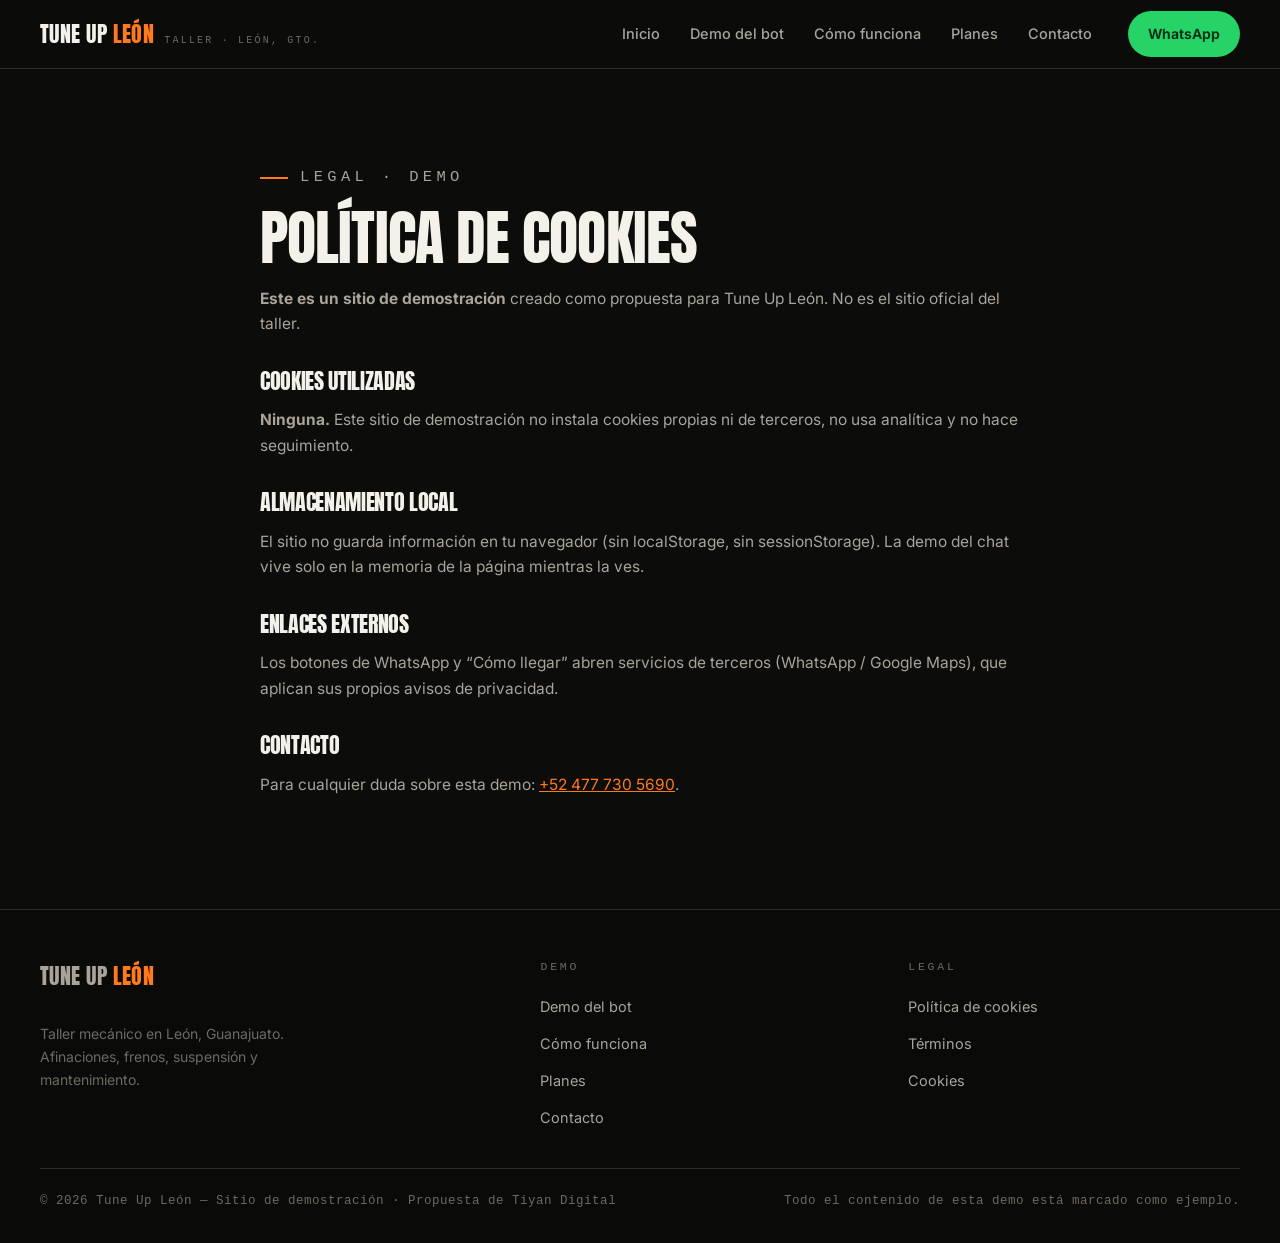
<file: cookies.html>
<!DOCTYPE html>
<html lang="es-MX">
<head>
<meta charset="UTF-8">
<meta name="viewport" content="width=device-width, initial-scale=1.0">
<title>Política de cookies — Tune Up León (demo)</title>
<meta name="description" content="Política de cookies del sitio de demostración de Tune Up León.">
<meta name="robots" content="noindex">
<link rel="icon" href="data:image/svg+xml,<svg xmlns='http://www.w3.org/2000/svg' viewBox='0 0 32 32'><rect width='32' height='32' rx='7' fill='%23ff7a1a'/><text x='16' y='23' font-family='Arial Black' font-size='18' text-anchor='middle' fill='%23170b02'>T</text></svg>">
<link rel="preconnect" href="https://fonts.googleapis.com">
<link rel="preconnect" href="https://fonts.gstatic.com" crossorigin>
<link href="https://fonts.googleapis.com/css2?family=Anton&family=Inter:wght@400;500;600;700&display=swap" rel="stylesheet">
<link rel="stylesheet" href="css/style.css">
</head>
<body>
<a class="skip" href="#main">Saltar al contenido</a>
<header class="site">
  <div class="wrap nav">
    <a class="brand" href="index.html" aria-label="Tune Up León — inicio">
      <span class="brand-mark">Tune Up <em>León</em></span>
      <span class="brand-sub">TALLER · LEÓN, GTO.</span>
    </a>
    <nav aria-label="Principal">
      <ul class="nav-links" id="navLinks">
        <li><a href="index.html">Inicio</a></li>
        <li><a href="bot.html">Demo del bot</a></li>
        <li><a href="como-funciona.html">Cómo funciona</a></li>
        <li><a href="planes.html">Planes</a></li>
        <li><a href="contacto.html">Contacto</a></li>
      </ul>
    </nav>
    <a class="btn btn-wa btn-sm" data-wa="Hola, vi la demo del bot para mi taller y quiero más información." href="#" target="_blank" rel="noopener">WhatsApp</a>
    <button class="burger" aria-label="Abrir menú" aria-expanded="false" aria-controls="navLinks">☰</button>
  </div>
</header>
<main id="main">
  <section>
    <div class="wrap legal">
      <p class="eyebrow">Legal · Demo</p>
      <h2>Política de cookies</h2>
      <p><strong>Este es un sitio de demostración</strong> creado como propuesta para <span data-brand></span>. No es el sitio oficial del taller.</p>
      <h3>Cookies utilizadas</h3>
      <p><strong>Ninguna.</strong> Este sitio de demostración no instala cookies propias ni de terceros, no usa analítica y no hace seguimiento.</p>
      <h3>Almacenamiento local</h3>
      <p>El sitio no guarda información en tu navegador (sin localStorage, sin sessionStorage). La demo del chat vive solo en la memoria de la página mientras la ves.</p>
      <h3>Enlaces externos</h3>
      <p>Los botones de WhatsApp y “Cómo llegar” abren servicios de terceros (WhatsApp / Google Maps), que aplican sus propios avisos de privacidad.</p>
      <h3>Contacto</h3>
      <p>Para cualquier duda sobre esta demo: <a data-tel href="#" style="color:var(--accent)">+52 477 730 5690</a>.</p>
    </div>
  </section>
</main>
<footer>
  <div class="wrap">
    <div class="foot-grid">
      <div>
        <a class="brand" href="index.html" style="margin-bottom:14px;display:inline-flex">
          <span class="brand-mark">Tune Up <em>León</em></span>
        </a>
        <p style="color:var(--faint);font-size:14px;max-width:34ch">Taller mecánico en León, Guanajuato. Afinaciones, frenos, suspensión y mantenimiento.</p>
      </div>
      <div>
        <h4>Demo</h4>
        <ul>
          <li><a href="bot.html">Demo del bot</a></li>
          <li><a href="como-funciona.html">Cómo funciona</a></li>
          <li><a href="planes.html">Planes</a></li>
          <li><a href="contacto.html">Contacto</a></li>
        </ul>
      </div>
      <div>
        <h4>Legal</h4>
        <ul>
          <li><a href="cookies.html">Política de cookies</a></li>
          <li><a href="terminos.html">Términos</a></li>
          <li><a href="cookies.html">Cookies</a></li>
        </ul>
      </div>
    </div>
    <div class="foot-note">
      <span>© <span id="year"></span> <span data-brand></span> — Sitio de demostración · Propuesta de Tiyan Digital</span>
      <span>Todo el contenido de esta demo está marcado como ejemplo.</span>
    </div>
  </div>
</footer>
<script src="js/site.js"></script>
</body>
</html>
</file>
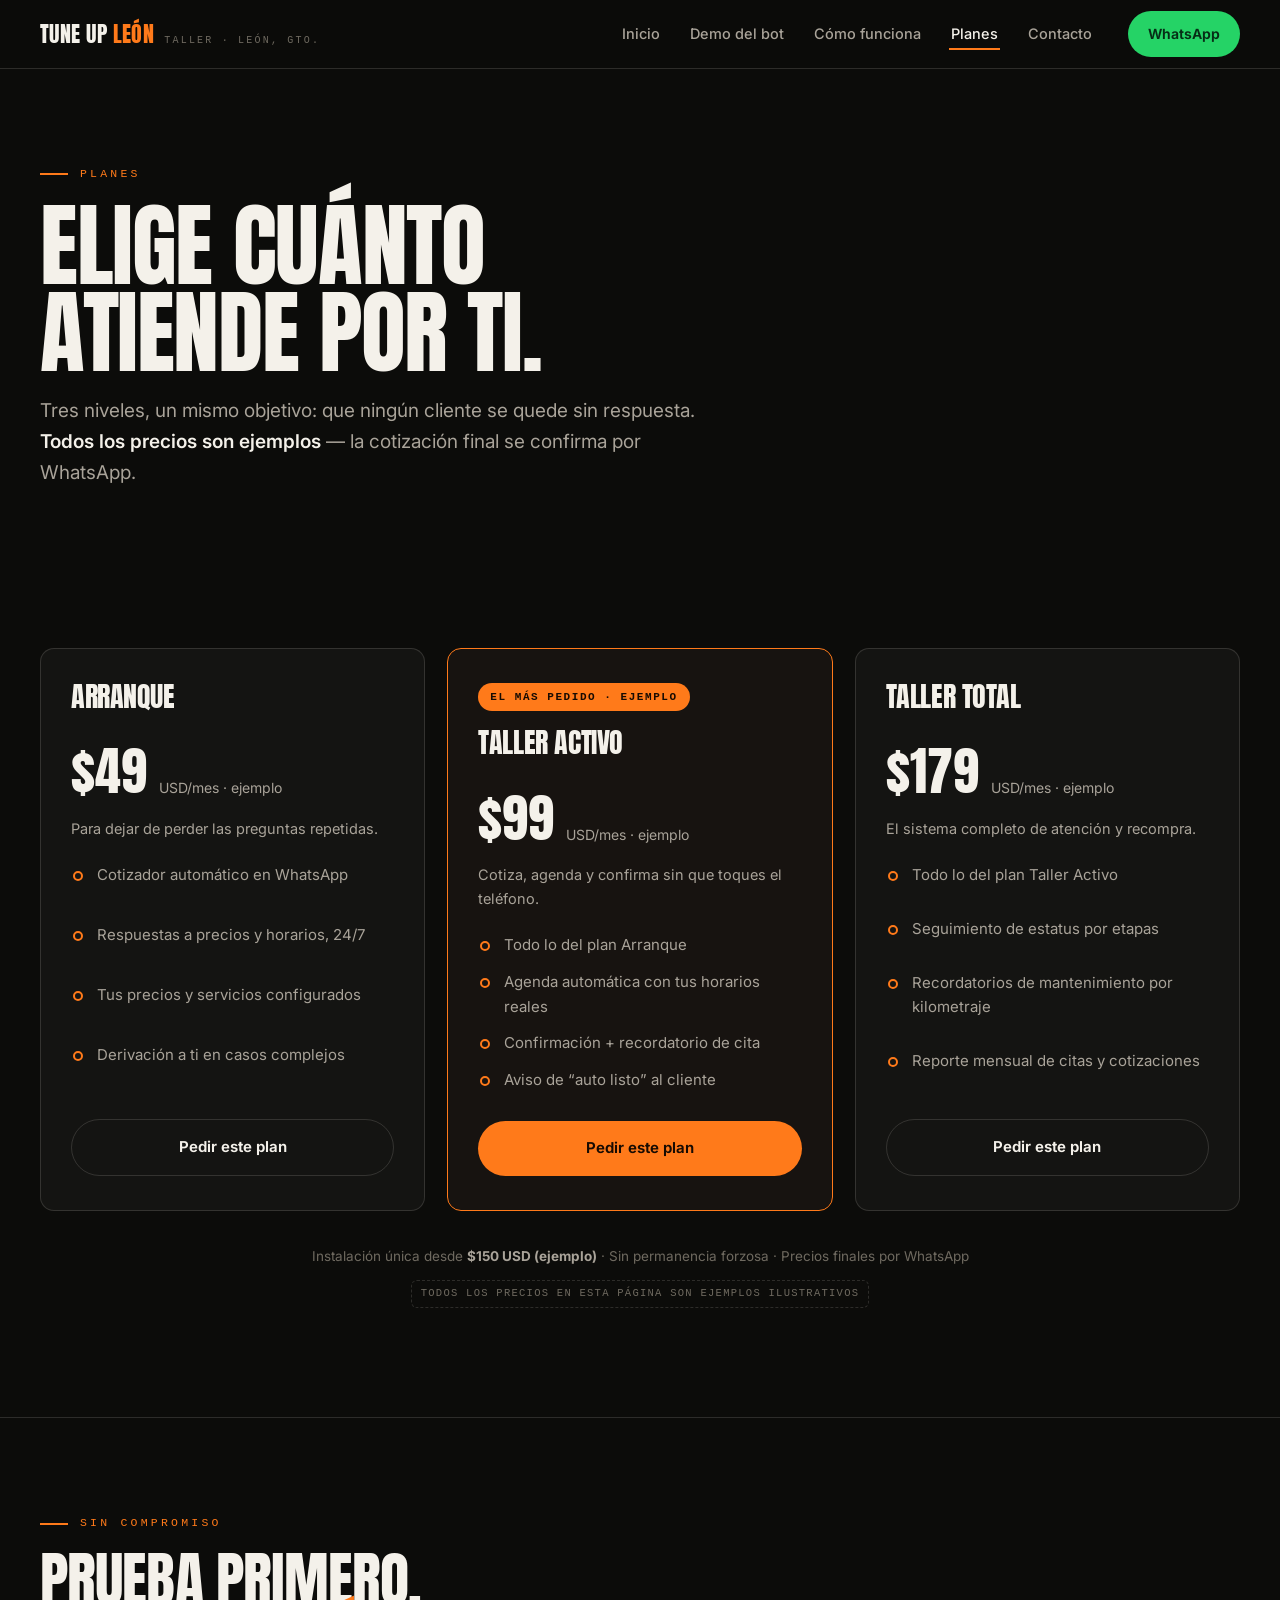
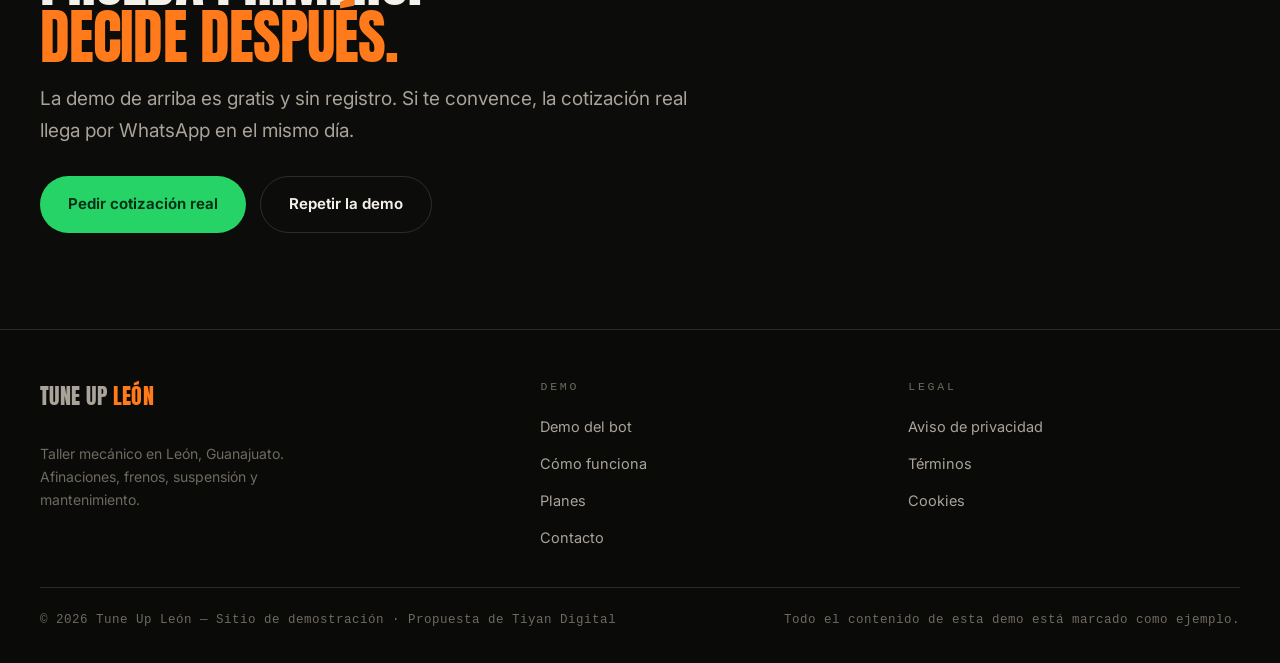
<file: planes.html>
<!DOCTYPE html>
<html lang="es-MX">
<head>
<meta charset="UTF-8">
<meta name="viewport" content="width=device-width, initial-scale=1.0">
<title>Planes — Bot de WhatsApp para Tune Up León</title>
<meta name="description" content="Planes del asistente de WhatsApp para talleres: cotizador, agenda automática y avisos de servicio. Precios de ejemplo.">
<meta property="og:title" content="Planes — Bot de WhatsApp para tu taller">
<link rel="icon" href="data:image/svg+xml,<svg xmlns='http://www.w3.org/2000/svg' viewBox='0 0 32 32'><rect width='32' height='32' rx='7' fill='%23ff7a1a'/><text x='16' y='23' font-family='Arial Black' font-size='18' text-anchor='middle' fill='%23170b02'>T</text></svg>">
<link rel="preconnect" href="https://fonts.googleapis.com">
<link rel="preconnect" href="https://fonts.gstatic.com" crossorigin>
<link href="https://fonts.googleapis.com/css2?family=Anton&family=Inter:wght@400;500;600;700&display=swap" rel="stylesheet">
<link rel="stylesheet" href="css/style.css">
</head>
<body>
<a class="skip" href="#main">Saltar al contenido</a>
<header class="site">
  <div class="wrap nav">
    <a class="brand" href="index.html" aria-label="Tune Up León — inicio">
      <span class="brand-mark">Tune Up <em>León</em></span>
      <span class="brand-sub">TALLER · LEÓN, GTO.</span>
    </a>
    <nav aria-label="Principal">
      <ul class="nav-links" id="navLinks">
        <li><a href="index.html">Inicio</a></li>
        <li><a href="bot.html">Demo del bot</a></li>
        <li><a href="como-funciona.html">Cómo funciona</a></li>
        <li><a href="planes.html" aria-current="page">Planes</a></li>
        <li><a href="contacto.html">Contacto</a></li>
      </ul>
    </nav>
    <a class="btn btn-wa btn-sm" data-wa="Hola, vi la demo del bot para mi taller y quiero más información." href="#" target="_blank" rel="noopener">WhatsApp</a>
    <button class="burger" aria-label="Abrir menú" aria-expanded="false" aria-controls="navLinks">☰</button>
  </div>
</header>

<main id="main">
  <section style="padding-bottom:0">
    <div class="wrap">
      <p class="eyebrow rv">Planes</p>
      <h1 class="rv">Elige cuánto<br>atiende por ti.</h1>
      <p class="lede rv" style="margin-top:18px">Tres niveles, un mismo objetivo: que ningún cliente se quede sin respuesta. <strong>Todos los precios son ejemplos</strong> — la cotización final se confirma por WhatsApp.</p>
    </div>
  </section>

  <section>
    <div class="wrap">
      <div class="plans">
        <div class="plan rv">
          <h3>Arranque</h3>
          <div class="price">$49 <small>USD/mes · ejemplo</small></div>
          <p style="color:var(--muted);font-size:14.5px;margin:0">Para dejar de perder las preguntas repetidas.</p>
          <ul>
            <li>Cotizador automático en WhatsApp</li>
            <li>Respuestas a precios y horarios, 24/7</li>
            <li>Tus precios y servicios configurados</li>
            <li>Derivación a ti en casos complejos</li>
          </ul>
          <a class="btn btn-ghost" data-wa="Hola, me interesa el plan Arranque (ejemplo) para mi taller." href="#" target="_blank" rel="noopener">Pedir este plan</a>
        </div>
        <div class="plan hot rv">
          <span class="p-tag">El más pedido · ejemplo</span>
          <h3>Taller Activo</h3>
          <div class="price">$99 <small>USD/mes · ejemplo</small></div>
          <p style="color:var(--muted);font-size:14.5px;margin:0">Cotiza, agenda y confirma sin que toques el teléfono.</p>
          <ul>
            <li>Todo lo del plan Arranque</li>
            <li>Agenda automática con tus horarios reales</li>
            <li>Confirmación + recordatorio de cita</li>
            <li>Aviso de “auto listo” al cliente</li>
          </ul>
          <a class="btn" data-wa="Hola, me interesa el plan Taller Activo (ejemplo) para mi taller." href="#" target="_blank" rel="noopener">Pedir este plan</a>
        </div>
        <div class="plan rv">
          <h3>Taller Total</h3>
          <div class="price">$179 <small>USD/mes · ejemplo</small></div>
          <p style="color:var(--muted);font-size:14.5px;margin:0">El sistema completo de atención y recompra.</p>
          <ul>
            <li>Todo lo del plan Taller Activo</li>
            <li>Seguimiento de estatus por etapas</li>
            <li>Recordatorios de mantenimiento por kilometraje</li>
            <li>Reporte mensual de citas y cotizaciones</li>
          </ul>
          <a class="btn btn-ghost" data-wa="Hola, me interesa el plan Taller Total (ejemplo) para mi taller." href="#" target="_blank" rel="noopener">Pedir este plan</a>
        </div>
      </div>
      <p class="price-note rv">Instalación única desde <strong style="color:var(--muted)">$150 USD (ejemplo)</strong> · Sin permanencia forzosa · Precios finales por WhatsApp</p>
      <p class="price-note rv" style="margin-top:10px"><span class="ejemplo">Todos los precios en esta página son ejemplos ilustrativos</span></p>
    </div>
  </section>

  <section class="final">
    <div class="wrap">
      <p class="eyebrow rv">Sin compromiso</p>
      <h2 class="rv">Prueba primero.<br><span class="hl">Decide después.</span></h2>
      <p class="lede rv" style="margin-top:18px">La demo de arriba es gratis y sin registro. Si te convence, la cotización real llega por WhatsApp en el mismo día.</p>
      <div class="hero-cta rv">
        <a class="btn btn-wa" data-wa="Hola, quiero la cotización real del bot para mi taller." href="#" target="_blank" rel="noopener">Pedir cotización real</a>
        <a class="btn btn-ghost" href="bot.html">Repetir la demo</a>
      </div>
    </div>
  </section>
</main>

<footer>
  <div class="wrap">
    <div class="foot-grid">
      <div>
        <a class="brand" href="index.html" style="margin-bottom:14px;display:inline-flex">
          <span class="brand-mark">Tune Up <em>León</em></span>
        </a>
        <p style="color:var(--faint);font-size:14px;max-width:34ch">Taller mecánico en León, Guanajuato. Afinaciones, frenos, suspensión y mantenimiento.</p>
      </div>
      <div>
        <h4>Demo</h4>
        <ul>
          <li><a href="bot.html">Demo del bot</a></li>
          <li><a href="como-funciona.html">Cómo funciona</a></li>
          <li><a href="planes.html">Planes</a></li>
          <li><a href="contacto.html">Contacto</a></li>
        </ul>
      </div>
      <div>
        <h4>Legal</h4>
        <ul>
          <li><a href="privacidad.html">Aviso de privacidad</a></li>
          <li><a href="terminos.html">Términos</a></li>
          <li><a href="cookies.html">Cookies</a></li>
        </ul>
      </div>
    </div>
    <div class="foot-note">
      <span>© <span id="year"></span> <span data-brand></span> — Sitio de demostración · Propuesta de Tiyan Digital</span>
      <span>Todo el contenido de esta demo está marcado como ejemplo.</span>
    </div>
  </div>
</footer>
<script src="js/site.js"></script>
</body>
</html>
</file>
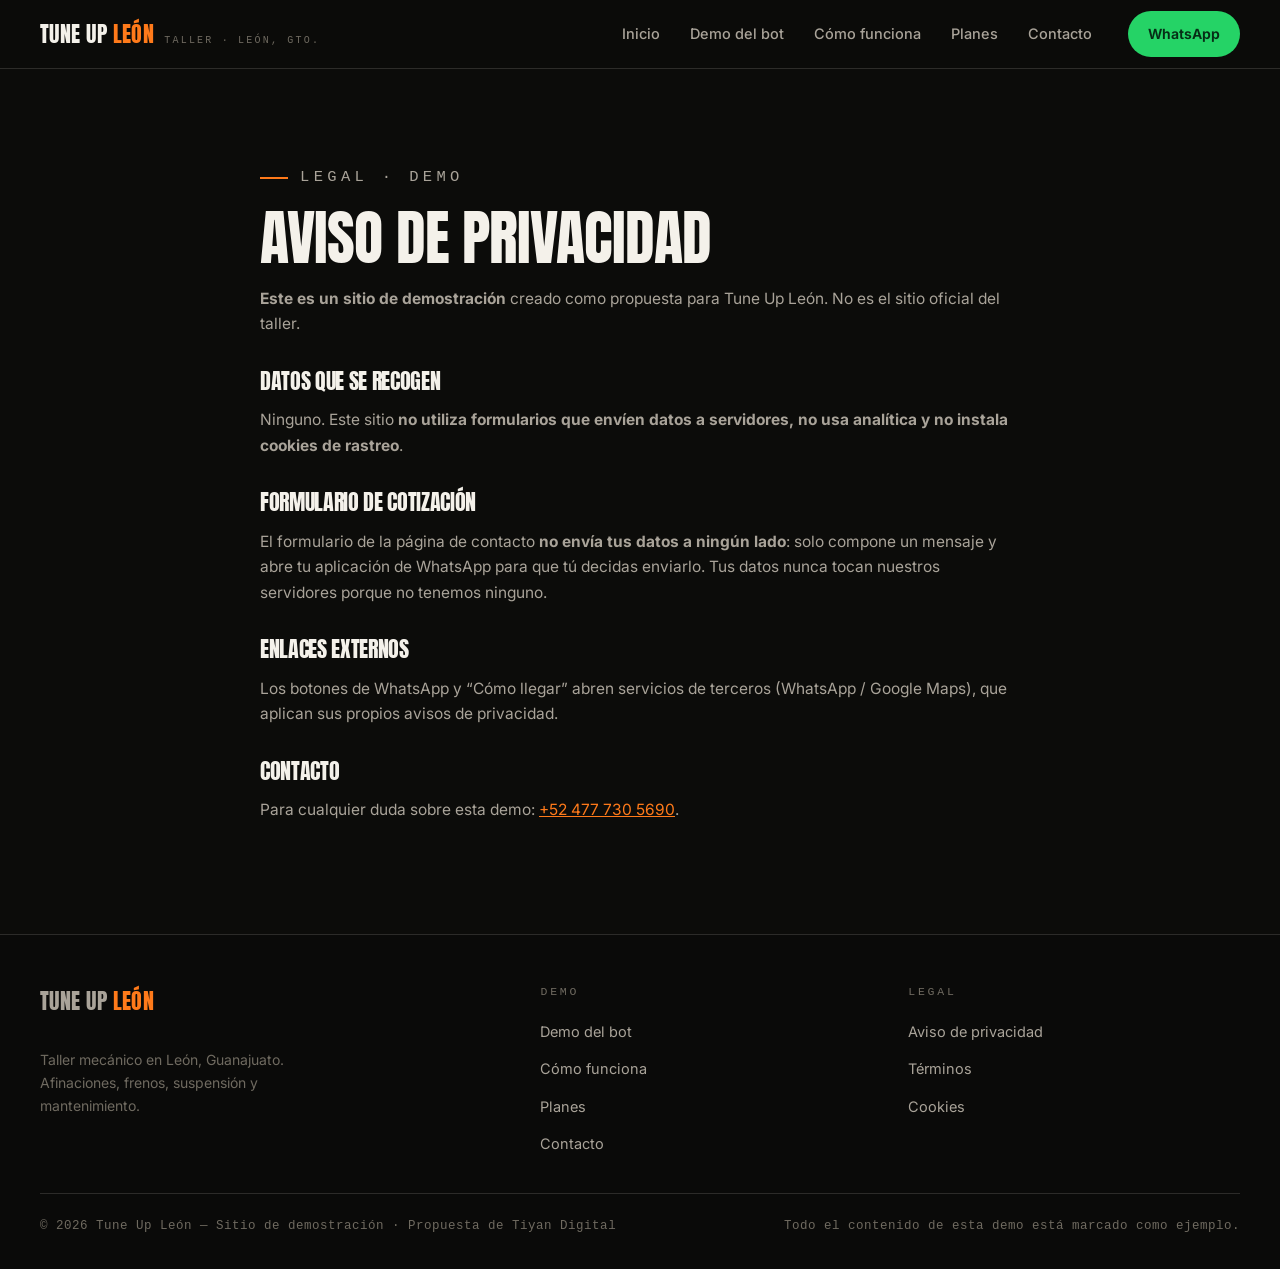
<file: privacidad.html>
<!DOCTYPE html>
<html lang="es-MX">
<head>
<meta charset="UTF-8">
<meta name="viewport" content="width=device-width, initial-scale=1.0">
<title>Aviso de privacidad — Tune Up León (demo)</title>
<meta name="description" content="Aviso de privacidad del sitio de demostración de Tune Up León.">
<meta name="robots" content="noindex">
<link rel="icon" href="data:image/svg+xml,<svg xmlns='http://www.w3.org/2000/svg' viewBox='0 0 32 32'><rect width='32' height='32' rx='7' fill='%23ff7a1a'/><text x='16' y='23' font-family='Arial Black' font-size='18' text-anchor='middle' fill='%23170b02'>T</text></svg>">
<link rel="preconnect" href="https://fonts.googleapis.com">
<link rel="preconnect" href="https://fonts.gstatic.com" crossorigin>
<link href="https://fonts.googleapis.com/css2?family=Anton&family=Inter:wght@400;500;600;700&display=swap" rel="stylesheet">
<link rel="stylesheet" href="css/style.css">
</head>
<body>
<a class="skip" href="#main">Saltar al contenido</a>
<header class="site">
  <div class="wrap nav">
    <a class="brand" href="index.html" aria-label="Tune Up León — inicio">
      <span class="brand-mark">Tune Up <em>León</em></span>
      <span class="brand-sub">TALLER · LEÓN, GTO.</span>
    </a>
    <nav aria-label="Principal">
      <ul class="nav-links" id="navLinks">
        <li><a href="index.html">Inicio</a></li>
        <li><a href="bot.html">Demo del bot</a></li>
        <li><a href="como-funciona.html">Cómo funciona</a></li>
        <li><a href="planes.html">Planes</a></li>
        <li><a href="contacto.html">Contacto</a></li>
      </ul>
    </nav>
    <a class="btn btn-wa btn-sm" data-wa="Hola, vi la demo del bot para mi taller y quiero más información." href="#" target="_blank" rel="noopener">WhatsApp</a>
    <button class="burger" aria-label="Abrir menú" aria-expanded="false" aria-controls="navLinks">☰</button>
  </div>
</header>
<main id="main">
  <section>
    <div class="wrap legal">
      <p class="eyebrow">Legal · Demo</p>
      <h2>Aviso de privacidad</h2>
      <p><strong>Este es un sitio de demostración</strong> creado como propuesta para <span data-brand></span>. No es el sitio oficial del taller.</p>
      <h3>Datos que se recogen</h3>
      <p>Ninguno. Este sitio <strong>no utiliza formularios que envíen datos a servidores, no usa analítica y no instala cookies de rastreo</strong>.</p>
      <h3>Formulario de cotización</h3>
      <p>El formulario de la página de contacto <strong>no envía tus datos a ningún lado</strong>: solo compone un mensaje y abre tu aplicación de WhatsApp para que tú decidas enviarlo. Tus datos nunca tocan nuestros servidores porque no tenemos ninguno.</p>
      <h3>Enlaces externos</h3>
      <p>Los botones de WhatsApp y “Cómo llegar” abren servicios de terceros (WhatsApp / Google Maps), que aplican sus propios avisos de privacidad.</p>
      <h3>Contacto</h3>
      <p>Para cualquier duda sobre esta demo: <a data-tel href="#" style="color:var(--accent)">+52 477 730 5690</a>.</p>
    </div>
  </section>
</main>
<footer>
  <div class="wrap">
    <div class="foot-grid">
      <div>
        <a class="brand" href="index.html" style="margin-bottom:14px;display:inline-flex">
          <span class="brand-mark">Tune Up <em>León</em></span>
        </a>
        <p style="color:var(--faint);font-size:14px;max-width:34ch">Taller mecánico en León, Guanajuato. Afinaciones, frenos, suspensión y mantenimiento.</p>
      </div>
      <div>
        <h4>Demo</h4>
        <ul>
          <li><a href="bot.html">Demo del bot</a></li>
          <li><a href="como-funciona.html">Cómo funciona</a></li>
          <li><a href="planes.html">Planes</a></li>
          <li><a href="contacto.html">Contacto</a></li>
        </ul>
      </div>
      <div>
        <h4>Legal</h4>
        <ul>
          <li><a href="privacidad.html">Aviso de privacidad</a></li>
          <li><a href="terminos.html">Términos</a></li>
          <li><a href="cookies.html">Cookies</a></li>
        </ul>
      </div>
    </div>
    <div class="foot-note">
      <span>© <span id="year"></span> <span data-brand></span> — Sitio de demostración · Propuesta de Tiyan Digital</span>
      <span>Todo el contenido de esta demo está marcado como ejemplo.</span>
    </div>
  </div>
</footer>
<script src="js/site.js"></script>
</body>
</html>
</file>
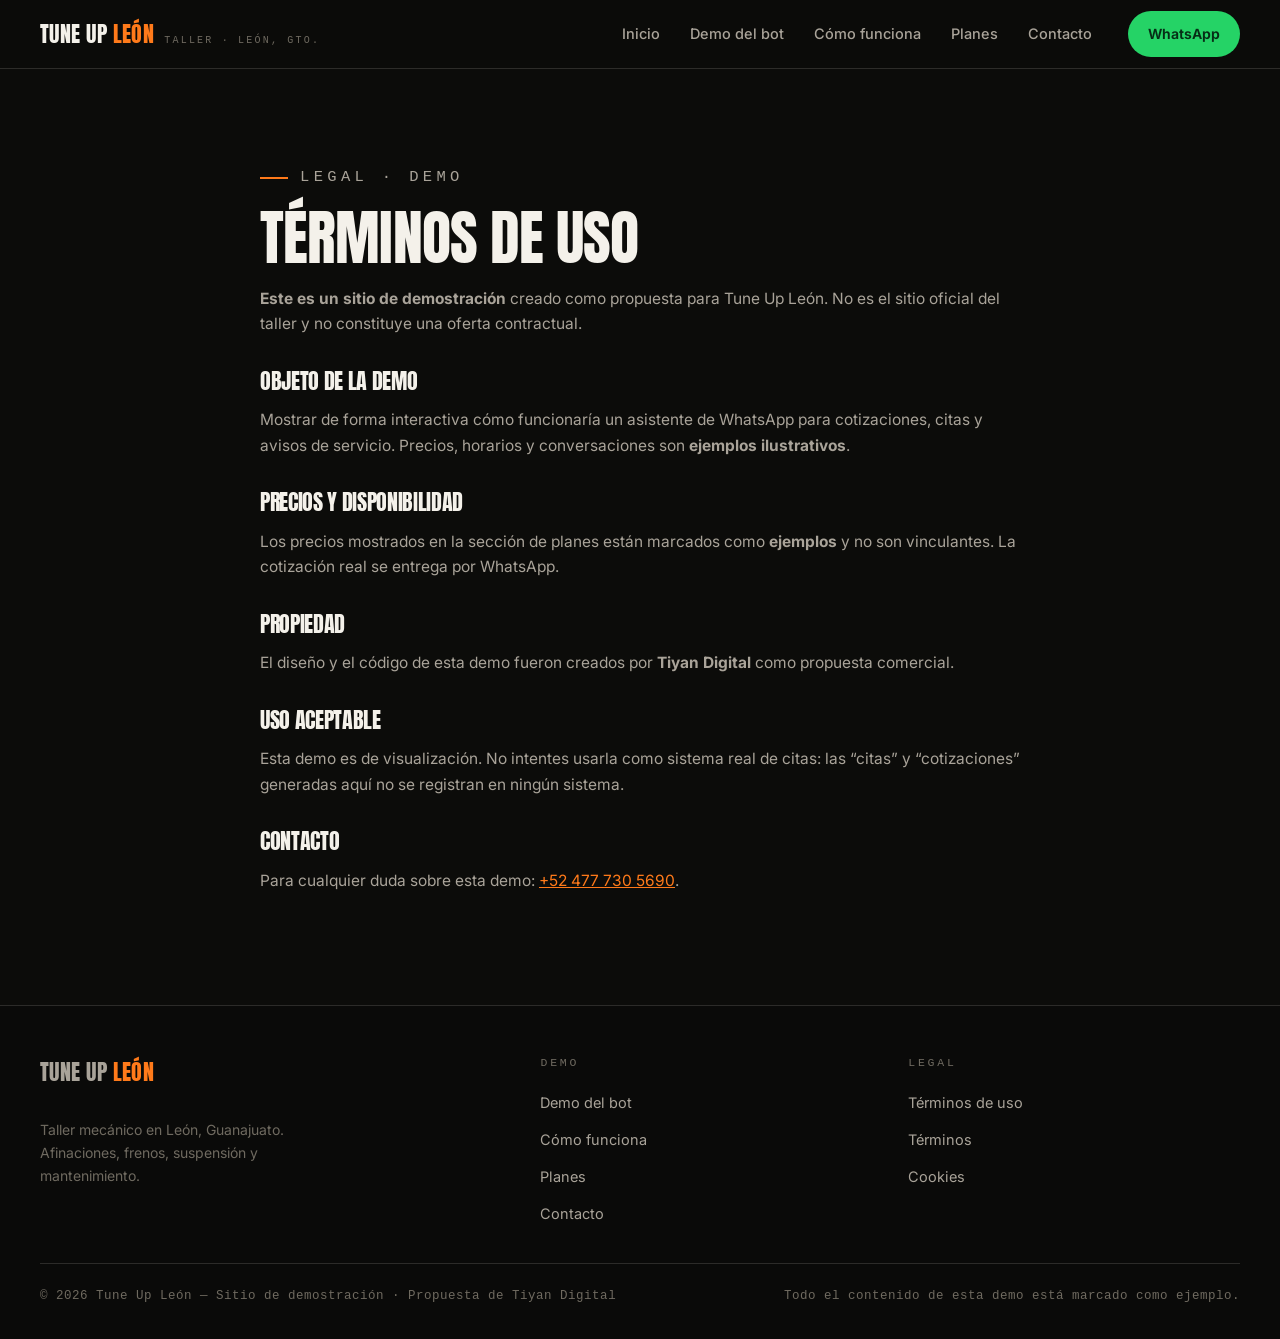
<file: terminos.html>
<!DOCTYPE html>
<html lang="es-MX">
<head>
<meta charset="UTF-8">
<meta name="viewport" content="width=device-width, initial-scale=1.0">
<title>Términos de uso — Tune Up León (demo)</title>
<meta name="description" content="Términos de uso del sitio de demostración de Tune Up León.">
<meta name="robots" content="noindex">
<link rel="icon" href="data:image/svg+xml,<svg xmlns='http://www.w3.org/2000/svg' viewBox='0 0 32 32'><rect width='32' height='32' rx='7' fill='%23ff7a1a'/><text x='16' y='23' font-family='Arial Black' font-size='18' text-anchor='middle' fill='%23170b02'>T</text></svg>">
<link rel="preconnect" href="https://fonts.googleapis.com">
<link rel="preconnect" href="https://fonts.gstatic.com" crossorigin>
<link href="https://fonts.googleapis.com/css2?family=Anton&family=Inter:wght@400;500;600;700&display=swap" rel="stylesheet">
<link rel="stylesheet" href="css/style.css">
</head>
<body>
<a class="skip" href="#main">Saltar al contenido</a>
<header class="site">
  <div class="wrap nav">
    <a class="brand" href="index.html" aria-label="Tune Up León — inicio">
      <span class="brand-mark">Tune Up <em>León</em></span>
      <span class="brand-sub">TALLER · LEÓN, GTO.</span>
    </a>
    <nav aria-label="Principal">
      <ul class="nav-links" id="navLinks">
        <li><a href="index.html">Inicio</a></li>
        <li><a href="bot.html">Demo del bot</a></li>
        <li><a href="como-funciona.html">Cómo funciona</a></li>
        <li><a href="planes.html">Planes</a></li>
        <li><a href="contacto.html">Contacto</a></li>
      </ul>
    </nav>
    <a class="btn btn-wa btn-sm" data-wa="Hola, vi la demo del bot para mi taller y quiero más información." href="#" target="_blank" rel="noopener">WhatsApp</a>
    <button class="burger" aria-label="Abrir menú" aria-expanded="false" aria-controls="navLinks">☰</button>
  </div>
</header>
<main id="main">
  <section>
    <div class="wrap legal">
      <p class="eyebrow">Legal · Demo</p>
      <h2>Términos de uso</h2>
      <p><strong>Este es un sitio de demostración</strong> creado como propuesta para <span data-brand></span>. No es el sitio oficial del taller y no constituye una oferta contractual.</p>
      <h3>Objeto de la demo</h3>
      <p>Mostrar de forma interactiva cómo funcionaría un asistente de WhatsApp para cotizaciones, citas y avisos de servicio. Precios, horarios y conversaciones son <strong>ejemplos ilustrativos</strong>.</p>
      <h3>Precios y disponibilidad</h3>
      <p>Los precios mostrados en la sección de planes están marcados como <strong>ejemplos</strong> y no son vinculantes. La cotización real se entrega por WhatsApp.</p>
      <h3>Propiedad</h3>
      <p>El diseño y el código de esta demo fueron creados por <strong>Tiyan Digital</strong> como propuesta comercial.</p>
      <h3>Uso aceptable</h3>
      <p>Esta demo es de visualización. No intentes usarla como sistema real de citas: las “citas” y “cotizaciones” generadas aquí no se registran en ningún sistema.</p>
      <h3>Contacto</h3>
      <p>Para cualquier duda sobre esta demo: <a data-tel href="#" style="color:var(--accent)">+52 477 730 5690</a>.</p>
    </div>
  </section>
</main>
<footer>
  <div class="wrap">
    <div class="foot-grid">
      <div>
        <a class="brand" href="index.html" style="margin-bottom:14px;display:inline-flex">
          <span class="brand-mark">Tune Up <em>León</em></span>
        </a>
        <p style="color:var(--faint);font-size:14px;max-width:34ch">Taller mecánico en León, Guanajuato. Afinaciones, frenos, suspensión y mantenimiento.</p>
      </div>
      <div>
        <h4>Demo</h4>
        <ul>
          <li><a href="bot.html">Demo del bot</a></li>
          <li><a href="como-funciona.html">Cómo funciona</a></li>
          <li><a href="planes.html">Planes</a></li>
          <li><a href="contacto.html">Contacto</a></li>
        </ul>
      </div>
      <div>
        <h4>Legal</h4>
        <ul>
          <li><a href="terminos.html">Términos de uso</a></li>
          <li><a href="terminos.html">Términos</a></li>
          <li><a href="cookies.html">Cookies</a></li>
        </ul>
      </div>
    </div>
    <div class="foot-note">
      <span>© <span id="year"></span> <span data-brand></span> — Sitio de demostración · Propuesta de Tiyan Digital</span>
      <span>Todo el contenido de esta demo está marcado como ejemplo.</span>
    </div>
  </div>
</footer>
<script src="js/site.js"></script>
</body>
</html>
</file>
<file: css/style.css>
/* ============================================================
   TUNE UP LEÓN — propuesta demo (Tiyan Digital)
   Diseño: industrial nocturno — carbón + naranja seguridad
   Tokens: 1 fondo + 1 tinta + 1 acento (naranja) + grises cálidos
   ============================================================ */
:root{
  --bg:#0c0c0a;
  --surface:#141412;
  --surface-2:#1b1b17;
  --ink:#f4f1ea;
  --muted:#a9a399;
  --faint:#6f6a60;
  --line:rgba(244,241,234,.14);
  --accent:#ff7a1a;
  --accent-ink:#170b02;
  --accent-soft:rgba(255,122,26,.12);
  --wa:#25d366;
  --radius:10px;
  --font-display:"Anton", "Arial Narrow", sans-serif;
  --font-body:"Inter", system-ui, -apple-system, "Segoe UI", sans-serif;
  --font-mono:ui-monospace, "SF Mono", "Cascadia Code", Menlo, Consolas, monospace;
  --ease:cubic-bezier(.16,1,.3,1);
  --container:1200px;
}
*,*::before,*::after{box-sizing:border-box}
html{background:var(--bg)} /* sin flash blanco */
html{scroll-behavior:smooth}
body{
  margin:0;background:var(--bg);color:var(--ink);
  font-family:var(--font-body);font-size:16.5px;line-height:1.65;
  -webkit-font-smoothing:antialiased;overflow-x:hidden;
}
img{max-width:100%;height:auto;display:block}
a{color:inherit}
::selection{background:var(--accent);color:var(--accent-ink)}
:focus-visible{outline:2px solid var(--accent);outline-offset:3px;border-radius:4px}
.skip{position:absolute;left:-9999px;top:0;background:var(--accent);color:var(--accent-ink);
  font-weight:700;padding:12px 18px;border-radius:0 0 8px 0;z-index:100;text-decoration:none}
.skip:focus{left:0}

.wrap{width:min(var(--container),100% - 40px);margin-inline:auto}
section{padding:96px 0}
@media(max-width:720px){section{padding:60px 0}.wrap{width:calc(100% - 32px)}}

/* ---------- Tipografía ---------- */
h1,h2,h3{margin:0;font-family:var(--font-display);text-transform:uppercase;
  letter-spacing:-.015em;line-height:.95;font-weight:400;text-wrap:balance}
h1{font-size:clamp(42px,7.4vw,92px)}
h2{font-size:clamp(32px,5vw,60px)}
h3{font-size:clamp(20px,2.6vw,28px)}
.eyebrow{
  font-family:var(--font-mono);font-size:11.5px;letter-spacing:.28em;
  text-transform:uppercase;color:var(--accent);margin:0 0 18px;display:flex;align-items:center;gap:12px}
.eyebrow::before{content:"";width:28px;height:2px;background:var(--accent);display:inline-block}
.lede{font-size:clamp(16px,2vw,19px);color:var(--muted);max-width:56ch}
.lede strong{color:var(--ink);font-weight:600}

/* ---------- Navegación ---------- */
header.site{
  position:sticky;top:0;z-index:50;background:rgba(12,12,10,.86);
  backdrop-filter:blur(14px);-webkit-backdrop-filter:blur(14px);
  border-bottom:1px solid var(--line)}
.nav{display:flex;align-items:center;gap:28px;height:68px}
.brand{display:flex;align-items:baseline;gap:10px;text-decoration:none;margin-right:auto}
.brand-mark{font-family:var(--font-display);font-size:22px;letter-spacing:.02em;text-transform:uppercase}
.brand-mark em{font-style:normal;color:var(--accent)}
.brand-sub{font-family:var(--font-mono);font-size:10px;letter-spacing:.22em;color:var(--faint)}
.nav-links{display:flex;gap:26px;list-style:none;margin:0;padding:0}
.nav-links a{text-decoration:none;color:var(--muted);font-size:14.5px;font-weight:500;
  padding:10px 2px;position:relative;transition:color .2s}
.nav-links a:hover,.nav-links a[aria-current="page"]{color:var(--ink)}
.nav-links a[aria-current="page"]::after{content:"";position:absolute;left:0;right:0;bottom:2px;height:2px;background:var(--accent)}
.btn{
  display:inline-flex;align-items:center;justify-content:center;gap:10px;
  font-weight:650;font-size:15px;text-decoration:none;cursor:pointer;border:0;
  padding:15px 28px;border-radius:999px;background:var(--accent);color:var(--accent-ink);
  transition:transform .18s var(--ease),box-shadow .18s var(--ease),background .18s}
.btn:hover{transform:translateY(-1px) scale(1.02);box-shadow:0 8px 28px rgba(255,122,26,.35)}
.btn:active{transform:scale(.97)}
.btn-ghost{background:transparent;color:var(--ink);border:1px solid var(--line)}
.btn-ghost:hover{border-color:var(--accent);box-shadow:none}
.btn-wa{background:var(--wa);color:#062d16}
.btn-wa:hover{box-shadow:0 8px 28px rgba(37,211,102,.35)}
.btn-sm{padding:11px 20px;font-size:14px}
.nav .btn{margin-left:6px}
.burger{display:none;background:none;border:1px solid var(--line);border-radius:8px;
  color:var(--ink);padding:9px 11px;font-size:18px;line-height:1;cursor:pointer}
@media(max-width:900px){
  .nav-links{position:fixed;inset:68px 0 auto 0;background:#111110;border-bottom:1px solid var(--line);
    flex-direction:column;gap:0;padding:8px 20px 20px;display:none}
  .nav-links.open{display:flex}
  .nav-links a{display:block;padding:14px 4px;border-bottom:1px solid var(--line);font-size:16px}
  .nav-links a[aria-current="page"]::after{display:none}
  .burger{display:block}
  .nav .btn{display:none}
}

/* ---------- Héroe ---------- */
.hero{position:relative;overflow:hidden;padding:72px 0 88px;border-bottom:1px solid var(--line)}
.hero::before{content:"";position:absolute;inset:0;
  background:url("../assets/hero-taller.jpg") center 65%/cover no-repeat;opacity:.28;
  -webkit-mask-image:linear-gradient(100deg,transparent 42%,#000 100%);
  mask-image:linear-gradient(100deg,transparent 42%,#000 100%)}
.hero::after{content:"";position:absolute;inset:0;pointer-events:none;
  background:linear-gradient(100deg,rgba(12,12,10,.95) 30%,rgba(12,12,10,.35) 65%,transparent 100%)}
.hero-grid{position:relative;z-index:2;display:grid;grid-template-columns:1.05fr .95fr;
  gap:56px;align-items:center}
.hero h1 .hl{color:var(--accent)}
.hero-cta{display:flex;gap:14px;flex-wrap:wrap;margin-top:34px}
.hero-note{margin-top:26px;font-family:var(--font-mono);font-size:12px;letter-spacing:.08em;color:var(--faint)}
.hero-note b{color:var(--muted);font-weight:600}
@media(max-width:900px){.hero-grid{grid-template-columns:1fr;gap:44px}.hero{padding:56px 0 64px}}

/* ---------- Marquee ---------- */
.marquee{border-block:1px solid var(--line);overflow:hidden;background:var(--surface);padding:16px 0}
.marquee-track{display:flex;gap:0;width:max-content;animation:slide 26s linear infinite}
.marquee span{font-family:var(--font-display);font-size:20px;text-transform:uppercase;
  letter-spacing:.04em;color:var(--muted);padding:0 26px;white-space:nowrap}
.marquee span i{font-style:normal;color:var(--accent);margin-right:26px}
@keyframes slide{to{transform:translateX(-50%)}}
@media(prefers-reduced-motion:reduce){.marquee-track{animation:none}}

/* ---------- Teléfono / chat mock ---------- */
.phone{
  width:min(360px,100%);margin-inline:auto;background:#0b141a;border:1px solid var(--line);
  border-radius:28px;overflow:hidden;box-shadow:0 30px 80px rgba(0,0,0,.55)}
.phone-head{background:#1f2c34;color:var(--ink);padding:13px 16px;display:flex;align-items:center;gap:12px}
.avatar{width:40px;height:40px;border-radius:50%;background:var(--accent);color:var(--accent-ink);
  display:flex;align-items:center;justify-content:center;flex:none}
.avatar svg{width:22px;height:22px}
.phone-head .who{min-width:0}
.phone-head .who strong{display:block;font-size:14.5px}
.phone-head .who small{color:#8fd6a4;font-size:12px}
.chat{min-height:380px;max-height:460px;overflow-y:auto;padding:18px 14px;display:flex;
  flex-direction:column;gap:10px;background:
  radial-gradient(circle at 20% 10%,rgba(255,122,26,.05),transparent 40%),#0b141a}
.msg{max-width:82%;padding:10px 13px;border-radius:12px;font-size:14.5px;line-height:1.5;
  animation:pop .35s var(--ease)}
@keyframes pop{from{opacity:0;transform:translateY(10px) scale(.97)}}
.msg.bot{background:#1f2c34;color:#e9edef;border-top-left-radius:3px;align-self:flex-start}
.msg.user{background:#005c4b;color:#e9edef;border-top-right-radius:3px;align-self:flex-end}
.msg .meta{display:block;font-size:10.5px;color:#8696a0;margin-top:5px;text-align:right}
.msg.bot .meta{text-align:left}
.msg .tag{display:inline-block;font-family:var(--font-mono);font-size:10px;letter-spacing:.14em;
  text-transform:uppercase;color:var(--accent);border:1px solid rgba(255,122,26,.5);
  border-radius:4px;padding:2px 7px;margin-bottom:6px}
.typing{align-self:flex-start;background:#1f2c34;border-radius:12px;border-top-left-radius:3px;
  padding:13px 16px;display:flex;gap:5px}
.typing i{width:7px;height:7px;border-radius:50%;background:#8696a0;animation:blink 1.1s infinite}
.typing i:nth-child(2){animation-delay:.18s}.typing i:nth-child(3){animation-delay:.36s}
@keyframes blink{0%,60%,100%{opacity:.25}30%{opacity:1}}
.quick{display:flex;flex-wrap:wrap;gap:8px;align-self:stretch;margin-top:2px}
.quick button{
  background:transparent;border:1px solid var(--accent);color:var(--accent);
  border-radius:999px;padding:9px 16px;font-size:13.5px;font-weight:600;cursor:pointer;
  font-family:var(--font-body);transition:background .2s,color .2s;min-height:44px}
.quick button:hover{background:var(--accent);color:var(--accent-ink)}
.quick button:disabled{opacity:.35;cursor:default}
.quote-card{background:#1f2c34;border:1px solid rgba(255,122,26,.45);border-radius:12px;
  padding:14px;font-size:14px;align-self:stretch}
.quote-card .q-row{display:flex;justify-content:space-between;gap:12px;padding:6px 0;border-bottom:1px dashed rgba(255,255,255,.12)}
.quote-card .q-row:last-child{border:0}
.quote-card .q-total{font-weight:700;color:var(--accent);font-size:16px}
.statusline{display:flex;gap:10px;align-items:flex-start;font-size:13.5px;color:var(--muted)}
.statusline .dot{width:10px;height:10px;border-radius:50%;background:#2f3b43;margin-top:5px;flex:none}
.statusline.done .dot{background:var(--wa)}
.statusline.done{color:#e9edef}
.chat-foot{padding:12px 14px;background:#1f2c34;display:flex;gap:10px;align-items:center}
.chat-foot input{flex:1;background:#2a3942;border:0;border-radius:999px;color:#e9edef;
  padding:12px 16px;font-size:14px;font-family:var(--font-body);min-width:0}
.chat-foot input::placeholder{color:#8696a0}
.chat-foot .send{background:var(--wa);border:0;border-radius:50%;width:44px;height:44px;
  display:flex;align-items:center;justify-content:center;cursor:pointer;flex:none}
.chat-foot .send svg{width:20px;height:20px;fill:#062d16}
.ejemplo{font-family:var(--font-mono);font-size:10.5px;letter-spacing:.12em;text-transform:uppercase;
  color:var(--faint);border:1px dashed var(--line);border-radius:6px;padding:4px 9px;display:inline-block}
.demo-bar{display:flex;gap:10px;align-items:center;justify-content:space-between;
  padding:12px 16px;background:#111110;border-top:1px solid var(--line)}
.demo-bar .btn{min-height:44px}

/* ---------- Servicios numerados (editorial) ---------- */
.svc{border-top:1px solid var(--line)}
.svc-row{display:grid;grid-template-columns:90px 1fr 1.4fr auto;gap:28px;align-items:center;
  padding:38px 0;border-bottom:1px solid var(--line);text-decoration:none}
.svc-row:hover .svc-name{color:var(--accent)}
.svc-num{font-family:var(--font-display);font-size:clamp(28px,4vw,44px);color:var(--faint)}
.svc-name{font-family:var(--font-display);font-size:clamp(24px,3.4vw,40px);text-transform:uppercase;
  transition:color .25s;line-height:1}
.svc-desc{color:var(--muted);font-size:15.5px;margin:0;max-width:52ch}
.svc-img{width:220px;height:130px;object-fit:cover;border-radius:var(--radius);border:1px solid var(--line)}
@media(max-width:900px){
  .svc-row{grid-template-columns:56px 1fr;gap:14px}
  .svc-desc{grid-column:2}.svc-img{display:none}
}

/* ---------- Problema / pérdida ---------- */
.problema{background:var(--surface);border-block:1px solid var(--line)}
.prob-grid{display:grid;grid-template-columns:1fr 1fr;gap:48px;margin-top:40px}
.prob-card{background:var(--bg);border:1px solid var(--line);border-radius:var(--radius);padding:28px}
.prob-card h3{margin-bottom:12px}
.prob-card p{color:var(--muted);margin:0 0 8px;font-size:15.5px}
.prob-card .big{font-family:var(--font-display);font-size:clamp(30px,4vw,46px);color:var(--accent);line-height:1;margin:6px 0 14px}
@media(max-width:820px){.prob-grid{grid-template-columns:1fr}}

/* ---------- Prueba honesta ---------- */
.proof{display:grid;grid-template-columns:1fr 1fr;gap:48px;align-items:center}
.stars{color:var(--accent);font-size:26px;letter-spacing:4px}
.proof blockquote{font-family:var(--font-display);font-size:clamp(22px,3vw,32px);text-transform:uppercase;
  line-height:1.15;margin:18px 0}
.proof cite{font-style:normal;color:var(--faint);font-family:var(--font-mono);font-size:12px;letter-spacing:.1em}
.proof-img{border-radius:var(--radius);border:1px solid var(--line);overflow:hidden}
.proof-img img{width:100%;height:100%;object-fit:cover;aspect-ratio:4/3}
@media(max-width:820px){.proof{grid-template-columns:1fr}}

/* ---------- Cómo funciona ---------- */
.steps{display:grid;grid-template-columns:repeat(3,1fr);gap:22px;margin-top:44px;counter-reset:paso}
.step{background:var(--surface);border:1px solid var(--line);border-radius:var(--radius);padding:32px 28px;position:relative}
.step::before{counter-increment:paso;content:"0" counter(paso);
  font-family:var(--font-display);font-size:52px;color:var(--accent);display:block;margin-bottom:16px;line-height:1}
.step h3{margin-bottom:10px}
.step p{color:var(--muted);font-size:15.5px;margin:0}
@media(max-width:820px){.steps{grid-template-columns:1fr}}

/* ---------- Planes ---------- */
.plans{display:grid;grid-template-columns:repeat(3,1fr);gap:22px;margin-top:44px;align-items:stretch}
.plan{background:var(--surface);border:1px solid var(--line);border-radius:14px;padding:34px 30px;
  display:flex;flex-direction:column}
.plan.hot{background:#171310;border:1px solid var(--accent);position:relative}
.plan .p-tag{align-self:flex-start;background:var(--accent);color:var(--accent-ink);
  font-family:var(--font-mono);font-size:11px;letter-spacing:.14em;text-transform:uppercase;
  padding:5px 12px;border-radius:999px;margin-bottom:18px;font-weight:700}
.plan h3{margin-bottom:6px}
.plan .price{font-family:var(--font-display);font-size:52px;margin:14px 0 2px}
.plan .price small{font-family:var(--font-body);font-size:14px;color:var(--muted);font-weight:400}
.plan ul{list-style:none;margin:22px 0 28px;padding:0;display:grid;gap:12px;flex:1}
.plan li{color:var(--muted);font-size:15px;padding-left:26px;position:relative}
.plan li::before{content:"";position:absolute;left:2px;top:8px;width:10px;height:10px;
  border:2px solid var(--accent);border-radius:50%}
.plan .btn{width:100%}
.price-note{margin-top:34px;text-align:center;color:var(--faint);font-size:13.5px}
@media(max-width:900px){.plans{grid-template-columns:1fr;max-width:520px;margin-inline:auto;margin-top:44px}}

/* ---------- Contacto ---------- */
.contact-grid{display:grid;grid-template-columns:1fr 1fr;gap:48px;margin-top:40px;align-items:start}
.c-item{display:flex;gap:16px;padding:20px 0;border-bottom:1px solid var(--line)}
.c-item .ic{width:46px;height:46px;border-radius:12px;background:var(--accent-soft);
  display:flex;align-items:center;justify-content:center;flex:none}
.c-item .ic svg{width:22px;height:22px;stroke:var(--accent);fill:none;stroke-width:1.8}
.c-item strong{display:block;font-size:16.5px}
.c-item span,.c-item a.t{color:var(--muted);font-size:15px;text-decoration:none}
.c-item a.t:hover{color:var(--accent)}
form.mini{background:var(--surface);border:1px solid var(--line);border-radius:14px;padding:30px}
form.mini h3{margin-bottom:6px}
form.mini p{color:var(--muted);font-size:14.5px;margin:0 0 20px}
.field{margin-bottom:16px}
.field label{display:block;font-size:13.5px;font-weight:600;margin-bottom:7px}
.field input,.field select,.field textarea{width:100%;background:var(--bg);border:1px solid var(--line);
  border-radius:8px;color:var(--ink);padding:13px 14px;font-size:16px;font-family:var(--font-body)}
.field textarea{min-height:110px;resize:vertical}
.field .hint{font-size:12.5px;color:var(--faint);margin-top:6px}
.consent{display:flex;gap:10px;font-size:13px;color:var(--muted);margin:4px 0 18px}
.consent input{width:20px;height:20px;accent-color:var(--accent);flex:none;margin-top:2px}
@media(max-width:820px){.contact-grid{grid-template-columns:1fr}}

/* ---------- Legal ---------- */
.legal{max-width:760px}
.legal h2{margin-bottom:20px}
.legal h3{margin:34px 0 10px;font-size:22px}
.legal p,.legal li{color:var(--muted);font-size:15.5px}
.legal ul{padding-left:20px}

/* ---------- CTA final ---------- */
.final{border-top:1px solid var(--line);text-align:left;position:relative;overflow:hidden}
.final .wrap{position:relative;z-index:2}
.final h2 .hl{color:var(--accent)}
.final .hero-cta{margin-top:30px}

/* ---------- Footer ---------- */
footer{border-top:1px solid var(--line);padding:48px 0 32px;background:#0a0a09}
.foot-grid{display:grid;grid-template-columns:1.4fr 1fr 1fr;gap:36px;margin-bottom:36px}
.foot-grid h4{font-family:var(--font-mono);font-size:11.5px;letter-spacing:.24em;text-transform:uppercase;
  color:var(--faint);margin:0 0 16px;font-weight:400}
.foot-grid ul{list-style:none;margin:0;padding:0;display:grid;gap:10px}
.foot-grid a{color:var(--muted);text-decoration:none;font-size:14.5px}
.foot-grid a:hover{color:var(--accent)}
.foot-note{border-top:1px solid var(--line);padding-top:22px;display:flex;gap:16px;flex-wrap:wrap;
  justify-content:space-between;color:var(--faint);font-size:12.5px;font-family:var(--font-mono);letter-spacing:.04em}
@media(max-width:820px){.foot-grid{grid-template-columns:1fr 1fr}}

/* ---------- Animación de entrada (solo con JS; sin JS todo visible) ---------- */
.js .rv{opacity:0;transform:translateY(26px);transition:opacity .8s var(--ease),transform .8s var(--ease)}
.js .rv.in{opacity:1;transform:none}
@media(prefers-reduced-motion:reduce){
  .js .rv{opacity:1;transform:none;transition:none}
  .msg{animation:none}
}
.bot-layout{display:grid;grid-template-columns:1fr 1fr;gap:48px;align-items:start}
@media(max-width:900px){.bot-layout{grid-template-columns:1fr}}
</file>
